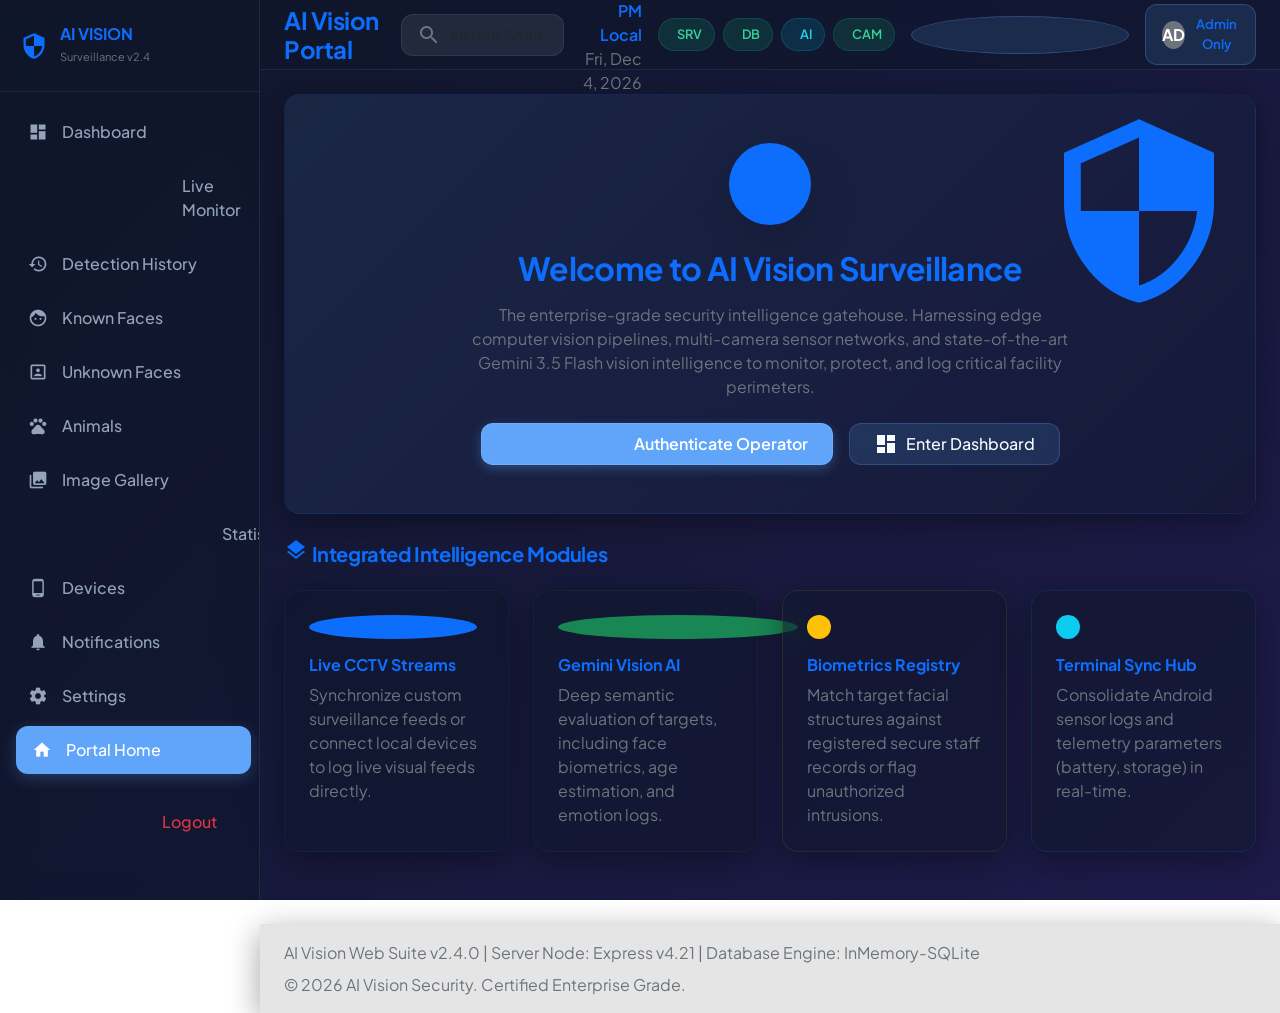
<file: public/web/index.html>
<!DOCTYPE html>
<html lang="en" data-theme="dark">
<head>
  <meta charset="UTF-8">
  <meta name="viewport" content="width=device-width, initial-scale=1.0">
  <title>AI Vision - Portal Entrance</title>
  <!-- Bootstrap 5 CSS -->
  <link href="https://cdn.jsdelivr.net/npm/bootstrap@5.3.2/dist/css/bootstrap.min.css" rel="stylesheet">
  <!-- Material Icons -->
  <link href="https://fonts.googleapis.com/icon?family=Material+Icons" rel="stylesheet">
  <!-- Google Fonts -->
  <link href="https://fonts.googleapis.com/css2?family=Plus+Jakarta+Sans:wght@400;500;600;700&display=swap" rel="stylesheet">
  <!-- Custom Glassmorphic CSS -->
  <link rel="stylesheet" href="style.css">
</head>
<body>

  <!-- Sidebar Mount -->
  <div id="sidebar-container"></div>

  <!-- Layout Wrapper -->
  <div class="layout-wrapper">
    <!-- Topbar Mount -->
    <div id="topbar-container"></div>

    <!-- Main Content -->
    <main class="main-content container-fluid animate-fade">
      
      <!-- Welcome Hero Section -->
      <div class="glass-card p-5 mb-4 text-center border-primary border-opacity-10 position-relative overflow-hidden" style="border-width: 1px; background: linear-gradient(135deg, rgba(var(--accent-rgb), 0.1) 0%, rgba(15, 23, 42, 0.4) 100%);">
        <div class="position-absolute top-0 end-0 m-3 opacity-10">
          <i class="material-icons text-primary" style="font-size: 200px;">security</i>
        </div>
        
        <div class="position-relative z-1">
          <div class="d-inline-flex align-items-center justify-content-center bg-primary bg-opacity-20 rounded-circle mb-4 p-3 border border-primary border-opacity-25 shadow-lg">
            <i class="material-icons text-primary" style="font-size: 48px;">blur_on</i>
          </div>
          
          <h2 class="text-primary fw-bold mb-3 font-sans" style="font-size: 32px;">Welcome to AI Vision Surveillance</h2>
          <p class="text-secondary max-w-lg mx-auto mb-4 text-sm" style="max-width: 600px;">
            The enterprise-grade security intelligence gatehouse. Harnessing edge computer vision pipelines, multi-camera sensor networks, and state-of-the-art Gemini 3.5 Flash vision intelligence to monitor, protect, and log critical facility perimeters.
          </p>
          
          <div class="d-flex justify-content-center gap-3">
            <a href="login.html" class="btn btn-glass-primary px-4 py-2 text-sm d-inline-flex align-items-center gap-2">
              <i class="material-icons">login</i>
              <span>Authenticate Operator</span>
            </a>
            <a href="dashboard.html" class="btn btn-glass px-4 py-2 text-sm d-inline-flex align-items-center gap-2">
              <i class="material-icons">dashboard</i>
              <span>Enter Dashboard</span>
            </a>
          </div>
        </div>
      </div>

      <!-- Features Bento Grid -->
      <h5 class="text-primary fw-bold mb-4 font-sans flex align-items-center gap-2">
        <i class="material-icons text-primary">layers</i>
        <span>Integrated Intelligence Modules</span>
      </h5>

      <div class="row g-4 mb-5">
        <!-- Module 1 -->
        <div class="col-12 col-md-6 col-xl-3">
          <div class="glass-card p-4 h-100 border-primary border-opacity-10" style="border-width: 1px;">
            <div class="bg-primary bg-opacity-15 rounded-circle p-2.5 d-inline-flex align-items-center justify-content-center text-primary mb-3">
              <i class="material-icons" style="font-size: 24px;">sensors</i>
            </div>
            <h6 class="text-primary fw-bold mb-2">Live CCTV Streams</h6>
            <p class="text-secondary text-xs m-0 leading-relaxed">
              Synchronize custom surveillance feeds or connect local devices to log live visual feeds directly.
            </p>
          </div>
        </div>

        <!-- Module 2 -->
        <div class="col-12 col-md-6 col-xl-3">
          <div class="glass-card p-4 h-100 border-success border-opacity-10" style="border-width: 1px;">
            <div class="bg-success bg-opacity-15 rounded-circle p-2.5 d-inline-flex align-items-center justify-content-center text-success mb-3">
              <i class="material-icons" style="font-size: 24px;">psychology</i>
            </div>
            <h6 class="text-primary fw-bold mb-2">Gemini Vision AI</h6>
            <p class="text-secondary text-xs m-0 leading-relaxed">
              Deep semantic evaluation of targets, including face biometrics, age estimation, and emotion logs.
            </p>
          </div>
        </div>

        <!-- Module 3 -->
        <div class="col-12 col-md-6 col-xl-3">
          <div class="glass-card p-4 h-100 border-warning border-opacity-10" style="border-width: 1px;">
            <div class="bg-warning bg-opacity-15 rounded-circle p-2.5 d-inline-flex align-items-center justify-content-center text-warning mb-3">
              <i class="material-icons" style="font-size: 24px;">face</i>
            </div>
            <h6 class="text-primary fw-bold mb-2">Biometrics Registry</h6>
            <p class="text-secondary text-xs m-0 leading-relaxed">
              Match target facial structures against registered secure staff records or flag unauthorized intrusions.
            </p>
          </div>
        </div>

        <!-- Module 4 -->
        <div class="col-12 col-md-6 col-xl-3">
          <div class="glass-card p-4 h-100 border-info border-opacity-10" style="border-width: 1px;">
            <div class="bg-info bg-opacity-15 rounded-circle p-2.5 d-inline-flex align-items-center justify-content-center text-info mb-3">
              <i class="material-icons" style="font-size: 24px;">phone_android</i>
            </div>
            <h6 class="text-primary fw-bold mb-2">Terminal Sync Hub</h6>
            <p class="text-secondary text-xs m-0 leading-relaxed">
              Consolidate Android sensor logs and telemetry parameters (battery, storage) in real-time.
            </p>
          </div>
        </div>
      </div>

    </main>

    <!-- Footer Mount -->
    <div id="footer-container"></div>
  </div>

  <!-- Scripts -->
  <script src="https://cdn.jsdelivr.net/npm/bootstrap@5.3.2/dist/js/bootstrap.bundle.min.js"></script>
  <script src="layout.js"></script>
</body>
</html>
</file>
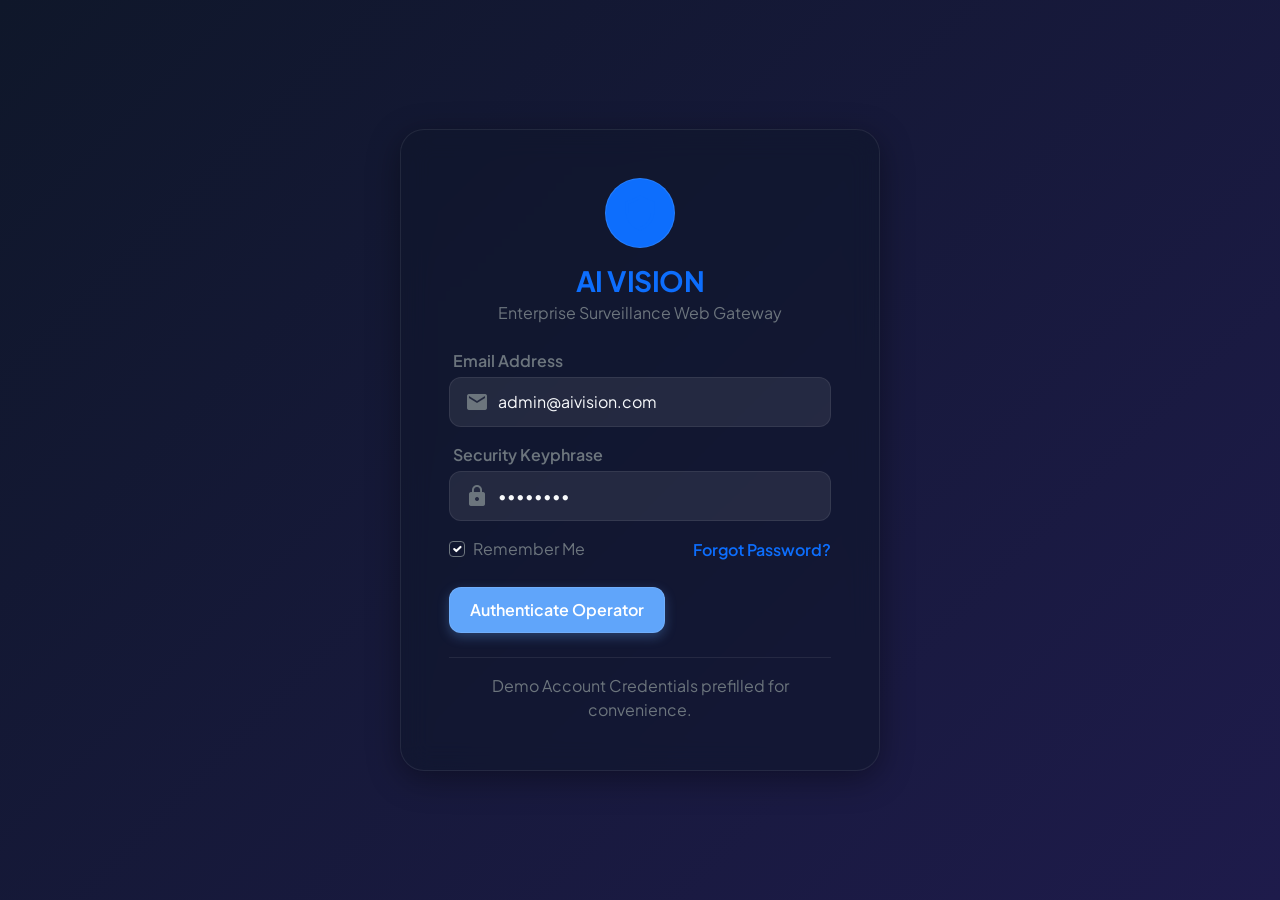
<file: public/web/animals.html>
<!DOCTYPE html>
<html lang="en" data-theme="dark">
<head>
  <meta charset="UTF-8">
  <meta name="viewport" content="width=device-width, initial-scale=1.0">
  <title>AI Vision - Animal Intrusions Log</title>
  <!-- Bootstrap 5 CSS -->
  <link href="https://cdn.jsdelivr.net/npm/bootstrap@5.3.2/dist/css/bootstrap.min.css" rel="stylesheet">
  <!-- Material Icons -->
  <link href="https://fonts.googleapis.com/icon?family=Material+Icons" rel="stylesheet">
  <!-- Google Fonts -->
  <link href="https://fonts.googleapis.com/css2?family=Plus+Jakarta+Sans:wght@400;500;600;700&display=swap" rel="stylesheet">
  <!-- Custom Glassmorphic CSS -->
  <link rel="stylesheet" href="style.css">
</head>
<body>

  <!-- Sidebar Mount -->
  <div id="sidebar-container"></div>

  <!-- Layout Wrapper -->
  <div class="layout-wrapper">
    <!-- Topbar Mount -->
    <div id="topbar-container"></div>

    <!-- Main Content -->
    <main class="main-content container-fluid animate-fade">
      
      <!-- Action Header -->
      <div class="d-flex justify-content-between align-items-center mb-4">
        <div>
          <h5 class="text-primary fw-bold m-0">Wildlife Activity Logs</h5>
          <p class="text-secondary text-xs m-0">Animal perimeter breaches identified on infrared surveillance</p>
        </div>
        <button class="btn btn-glass btn-sm d-flex align-items-center gap-1.5" onclick="simulateAnimalBreach()">
          <i class="material-icons text-success" style="font-size: 18px;">pets</i>
          <span>Simulate Animal Breach</span>
        </button>
      </div>

      <!-- Grid list -->
      <div class="row g-4" id="animals-grid">
        <!-- Rendered dynamically -->
        <div class="col-12 text-center py-5">
          <div class="spinner-border text-primary" role="status"></div>
          <p class="text-secondary text-xs mt-2">Checking boundary sensors...</p>
        </div>
      </div>

    </main>

    <!-- Footer Mount -->
    <div id="footer-container"></div>
  </div>

  <!-- Scripts -->
  <script src="https://cdn.jsdelivr.net/npm/bootstrap@5.3.2/dist/js/bootstrap.bundle.min.js"></script>
  <script src="layout.js"></script>
  <script>
    let animalLogs = [];

    document.addEventListener("DOMContentLoaded", () => {
      fetchAnimals();
    });

    async function fetchAnimals() {
      try {
        const res = await fetch("/api/detections");
        const data = await res.json();
        if (data.status === "success") {
          animalLogs = data.data.filter(log => log.type === "animal");
          renderAnimals();
        }
      } catch (e) {
        console.warn("Express backend offline. Loading fallback animal intrusions.", e);
        animalLogs = [
          { id: "DET-1022", className: "cat", confidence: 0.94, personName: "Feral Tabby", trackingId: "TRK-0105", cameraId: "Perimeter West Wall", timestamp: new Date(Date.now() - 3600000).toISOString(), note: "Feline animal detected traversing secondary zone." },
          { id: "DET-1020", className: "dog", confidence: 0.91, personName: "German Shepherd", trackingId: "TRK-0109", cameraId: "North Fence Gate", timestamp: new Date(Date.now() - 7200000).toISOString(), note: "K9 patrol vector boundary breach check positive." }
        ];
        renderAnimals();
      }
    }

    function renderAnimals() {
      const grid = document.getElementById("animals-grid");
      if (!grid) return;

      if (animalLogs.length === 0) {
        grid.innerHTML = `
          <div class="col-12 text-center py-5">
            <i class="material-icons text-secondary mb-3" style="font-size: 60px; opacity: 0.2;">pets</i>
            <h6 class="text-secondary">No Animal Intrusions Recorded</h6>
            <p class="text-secondary text-xs">Perimeter fences are clear of environmental motion triggers.</p>
          </div>
        `;
        return;
      }

      grid.innerHTML = animalLogs.map(log => {
        const dateObj = new Date(log.timestamp);
        const dateStr = dateObj.toLocaleDateString();
        const timeStr = dateObj.toLocaleTimeString([], { hour: '2-digit', minute: '2-digit' });
        const confPct = Math.round(log.confidence * 100) + "%";
        
        // Dynamic vector seed
        const photoUrl = `https://api.dicebear.com/7.x/bottts/svg?seed=${log.id}`;

        return `
          <div class="col-12 col-sm-6 col-md-4 col-xl-3 animal-card animate-fade">
            <div class="glass-card p-3 text-center border-success border-opacity-10" style="border-width: 1px;">
              
              <!-- Animal Illustration/Avatar -->
              <div class="mb-3 d-inline-block position-relative">
                <img src="${photoUrl}" alt="${log.className}" class="rounded-circle border border-success p-1 bg-dark bg-opacity-20" style="width: 80px; height: 80px; object-fit: cover;">
                <span class="position-absolute bottom-0 end-0 badge bg-success p-1 d-flex align-items-center rounded-circle border border-dark">
                  <i class="material-icons m-0" style="font-size: 11px;">pets</i>
                </span>
              </div>

              <!-- Details -->
              <h6 class="text-primary fw-bold mb-1 text-capitalize">${log.className} Species</h6>
              <p class="text-secondary text-xs m-0">Descriptor: ${log.personName || "Unidentified"}</p>
              
              <div class="my-3 py-2 px-3 bg-dark bg-opacity-25 rounded-3 text-start text-xs text-secondary" style="min-height: 72px; border: 1px solid var(--glass-border);">
                <strong>Tracking ID:</strong> <span class="font-mono fw-bold text-primary">${log.trackingId}</span><br>
                <strong>Confidence:</strong> <span class="text-success fw-bold">${confPct}</span><br>
                <strong>Camera Node:</strong> ${log.cameraId}
              </div>

              <!-- Bottom details -->
              <div class="d-flex justify-content-between align-items-center text-xs text-secondary px-1">
                <span><i class="material-icons align-middle text-sm me-1">calendar_today</i>${dateStr}</span>
                <span><i class="material-icons align-middle text-sm me-1">schedule</i>${timeStr}</span>
              </div>

            </div>
          </div>
        `;
      }).join("");
    }

    async function simulateAnimalBreach() {
      const speciesList = ["cat", "dog", "bird"];
      const species = speciesList[Math.floor(Math.random() * speciesList.length)];
      const names = { cat: "Stray Tabby", dog: "Stray Golden", bird: "Wild Falcon" };
      
      const payload = {
        className: species,
        confidence: 0.88 + Math.random() * 0.1,
        personName: names[species],
        cameraId: "Perimeter West Wall",
        note: `Motion sensor trigger: ${names[species]} crossing infrared grid.`
      };

      try {
        const res = await fetch("/api/detections", {
          method: "POST",
          headers: { "Content-Type": "application/json" },
          body: JSON.stringify(payload)
        });
        const data = await res.json();
        if (data.status === "success") {
          triggerNotification("Wildlife intrusion synced to cloud storage.", "success");
          fetchAnimals();
        }
      } catch (e) {
        // Fallback simulation
        const mockLog = {
          id: `DET-${1000 + animalLogs.length + 1}`,
          className: species,
          confidence: payload.confidence,
          personName: payload.personName,
          trackingId: `TRK-0${Math.floor(100 + Math.random() * 900)}`,
          cameraId: payload.cameraId,
          timestamp: new Date().toISOString(),
          note: payload.note,
          type: "animal"
        };
        animalLogs.unshift(mockLog);
        renderAnimals();
        triggerNotification(`Local simulation: wildlife breach logged (${species}).`, "success");
      }
    }
  </script>
</body>
</html>
</file>
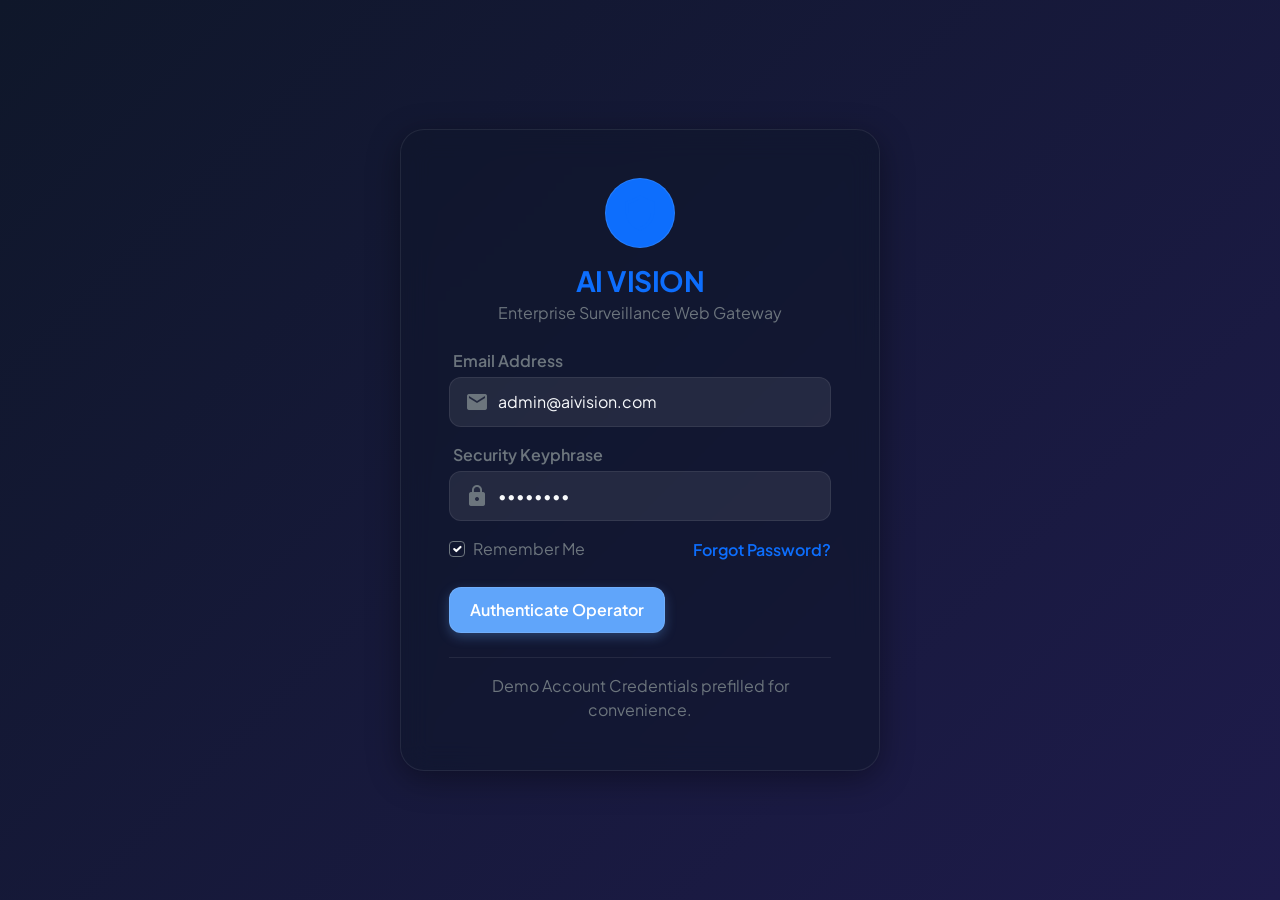
<file: public/web/devices.html>
<!DOCTYPE html>
<html lang="en" data-theme="dark">
<head>
  <meta charset="UTF-8">
  <meta name="viewport" content="width=device-width, initial-scale=1.0">
  <title>AI Vision - Devices Management</title>
  <!-- Bootstrap 5 CSS -->
  <link href="https://cdn.jsdelivr.net/npm/bootstrap@5.3.2/dist/css/bootstrap.min.css" rel="stylesheet">
  <!-- Material Icons -->
  <link href="https://fonts.googleapis.com/icon?family=Material+Icons" rel="stylesheet">
  <!-- Google Fonts -->
  <link href="https://fonts.googleapis.com/css2?family=Plus+Jakarta+Sans:wght@400;500;600;700&display=swap" rel="stylesheet">
  <!-- Custom Glassmorphic CSS -->
  <link rel="stylesheet" href="style.css">
</head>
<body>

  <!-- Sidebar Mount -->
  <div id="sidebar-container"></div>

  <!-- Layout Wrapper -->
  <div class="layout-wrapper">
    <!-- Topbar Mount -->
    <div id="topbar-container"></div>

    <!-- Main Content -->
    <main class="main-content container-fluid animate-fade">
      
      <!-- Page actions header -->
      <div class="d-flex justify-content-between align-items-center mb-4 flex-wrap gap-2">
        <div>
          <h5 class="text-primary fw-bold m-0">Synchronized Terminals</h5>
          <p class="text-secondary text-xs m-0">Manage active Android devices transmitting live computer vision datasets</p>
        </div>
        <button class="btn btn-glass btn-sm d-flex align-items-center gap-1.5" onclick="triggerNotification('Scanning for local surveillance nodes...', 'info')">
          <i class="material-icons" style="font-size: 18px;">sync</i>
          <span>Scan For Terminals</span>
        </button>
      </div>

      <!-- Devices Grid list -->
      <div class="row g-4" id="devices-container">
        <!-- Node 1: Primary Samsung -->
        <div class="col-12 col-md-6 col-xl-4 device-card">
          <div class="glass-card p-4">
            <div class="d-flex justify-content-between align-items-start mb-3">
              <div class="d-flex align-items-center gap-2.5">
                <div class="bg-primary bg-opacity-20 rounded-circle p-2 d-flex align-items-center justify-content-center text-primary">
                  <i class="material-icons" style="font-size: 24px;">phone_android</i>
                </div>
                <div>
                  <h6 class="text-primary fw-bold m-0">Mobile Terminal 01</h6>
                  <span class="text-secondary" style="font-size: 10px;">Samsung Galaxy S23</span>
                </div>
              </div>
              <span class="status-badge status-online">ONLINE</span>
            </div>

            <!-- Specs list matching all 9 fields -->
            <div class="d-flex flex-column gap-2 text-xs text-secondary border-bottom border-secondary pb-3 mb-3" style="border-color: rgba(255,255,255,0.06) !important;">
              <div class="d-flex justify-content-between"><span>Manufacturer:</span><strong class="text-primary">Samsung</strong></div>
              <div class="d-flex justify-content-between"><span>Model:</span><strong class="text-primary">SM-S911B</strong></div>
              <div class="d-flex justify-content-between"><span>Android SDK:</span><strong class="text-primary">Android 14 (API 34)</strong></div>
              <div class="d-flex justify-content-between"><span>App Version:</span><strong class="text-primary">v2.4.1-Build40</strong></div>
              <div class="d-flex justify-content-between"><span>Battery Level:</span><strong class="text-success"><i class="material-icons align-middle text-sm me-1">battery_charging_full</i>94%</strong></div>
              <div class="d-flex justify-content-between"><span>Storage Space:</span><strong class="text-primary">128.4 GB Free (82%)</strong></div>
              <div class="d-flex justify-content-between"><span>Last Online:</span><strong class="text-primary">Just Now</strong></div>
            </div>

            <!-- Action buttons -->
            <div class="d-flex gap-2">
              <button class="btn btn-glass btn-sm flex-grow-1" onclick="pingDevice('Mobile Terminal 01')">Ping (RTT)</button>
              <button class="btn btn-glass btn-sm text-danger" onclick="triggerNotification('Device feed stream disconnected.', 'warning')">Mute</button>
            </div>
          </div>
        </div>

        <!-- Node 2: Google Pixel -->
        <div class="col-12 col-md-6 col-xl-4 device-card">
          <div class="glass-card p-4">
            <div class="d-flex justify-content-between align-items-start mb-3">
              <div class="d-flex align-items-center gap-2.5">
                <div class="bg-primary bg-opacity-20 rounded-circle p-2 d-flex align-items-center justify-content-center text-primary">
                  <i class="material-icons" style="font-size: 24px;">phone_android</i>
                </div>
                <div>
                  <h6 class="text-primary fw-bold m-0">Terminal Backyard</h6>
                  <span class="text-secondary" style="font-size: 10px;">Google Pixel 8 Pro</span>
                </div>
              </div>
              <span class="status-badge status-online">ONLINE</span>
            </div>

            <div class="d-flex flex-column gap-2 text-xs text-secondary border-bottom border-secondary pb-3 mb-3" style="border-color: rgba(255,255,255,0.06) !important;">
              <div class="d-flex justify-content-between"><span>Manufacturer:</span><strong class="text-primary">Google</strong></div>
              <div class="d-flex justify-content-between"><span>Model:</span><strong class="text-primary">Pixel 8 Pro</strong></div>
              <div class="d-flex justify-content-between"><span>Android SDK:</span><strong class="text-primary">Android 14 (API 34)</strong></div>
              <div class="d-flex justify-content-between"><span>App Version:</span><strong class="text-primary">v2.4.0-Build38</strong></div>
              <div class="d-flex justify-content-between"><span>Battery Level:</span><strong class="text-warning"><i class="material-icons align-middle text-sm me-1">battery_alert</i>42%</strong></div>
              <div class="d-flex justify-content-between"><span>Storage Space:</span><strong class="text-primary">48.2 GB Free (54%)</strong></div>
              <div class="d-flex justify-content-between"><span>Last Online:</span><strong class="text-primary">2 mins ago</strong></div>
            </div>

            <div class="d-flex gap-2">
              <button class="btn btn-glass btn-sm flex-grow-1" onclick="pingDevice('Terminal Backyard')">Ping (RTT)</button>
              <button class="btn btn-glass btn-sm text-danger" onclick="triggerNotification('Muted Backyard.', 'warning')">Mute</button>
            </div>
          </div>
        </div>

        <!-- Node 3: Xiaomi (Offline) -->
        <div class="col-12 col-md-6 col-xl-4 device-card">
          <div class="glass-card p-4">
            <div class="d-flex justify-content-between align-items-start mb-3">
              <div class="d-flex align-items-center gap-2.5">
                <div class="bg-secondary bg-opacity-20 rounded-circle p-2 d-flex align-items-center justify-content-center text-secondary">
                  <i class="material-icons" style="font-size: 24px;">phone_android</i>
                </div>
                <div>
                  <h6 class="text-primary fw-bold m-0">Terminal Perimeter</h6>
                  <span class="text-secondary" style="font-size: 10px;">Xiaomi Redmi 12</span>
                </div>
              </div>
              <span class="status-badge status-offline">OFFLINE</span>
            </div>

            <div class="d-flex flex-column gap-2 text-xs text-secondary border-bottom border-secondary pb-3 mb-3" style="border-color: rgba(255,255,255,0.06) !important;">
              <div class="d-flex justify-content-between"><span>Manufacturer:</span><strong class="text-primary">Xiaomi</strong></div>
              <div class="d-flex justify-content-between"><span>Model:</span><strong class="text-primary">Redmi Note 12</strong></div>
              <div class="d-flex justify-content-between"><span>Android SDK:</span><strong class="text-primary">Android 13 (API 33)</strong></div>
              <div class="d-flex justify-content-between"><span>App Version:</span><strong class="text-primary">v2.3.9-Build35</strong></div>
              <div class="d-flex justify-content-between"><span>Battery Level:</span><strong class="text-muted"><i class="material-icons align-middle text-sm me-1">battery_unknown</i>0%</strong></div>
              <div class="d-flex justify-content-between"><span>Storage Space:</span><strong class="text-primary">12.1 GB Free (10%)</strong></div>
              <div class="d-flex justify-content-between"><span>Last Online:</span><strong class="text-primary">1 day ago</strong></div>
            </div>

            <div class="d-flex gap-2">
              <button class="btn btn-glass btn-sm flex-grow-1" disabled>Offline</button>
              <button class="btn btn-glass btn-sm text-danger" disabled>Mute</button>
            </div>
          </div>
        </div>
      </div>

    </main>

    <!-- Footer Mount -->
    <div id="footer-container"></div>
  </div>

  <!-- Scripts -->
  <script src="https://cdn.jsdelivr.net/npm/bootstrap@5.3.2/dist/js/bootstrap.bundle.min.js"></script>
  <script src="layout.js"></script>
  <script>
    function pingDevice(name) {
      const latency = Math.floor(12 + Math.random() * 45);
      triggerNotification(`Pinged ${name}. Round-Trip Time (RTT): ${latency}ms (Excellent connection)`, 'success');
    }
  </script>
</body>
</html>
</file>
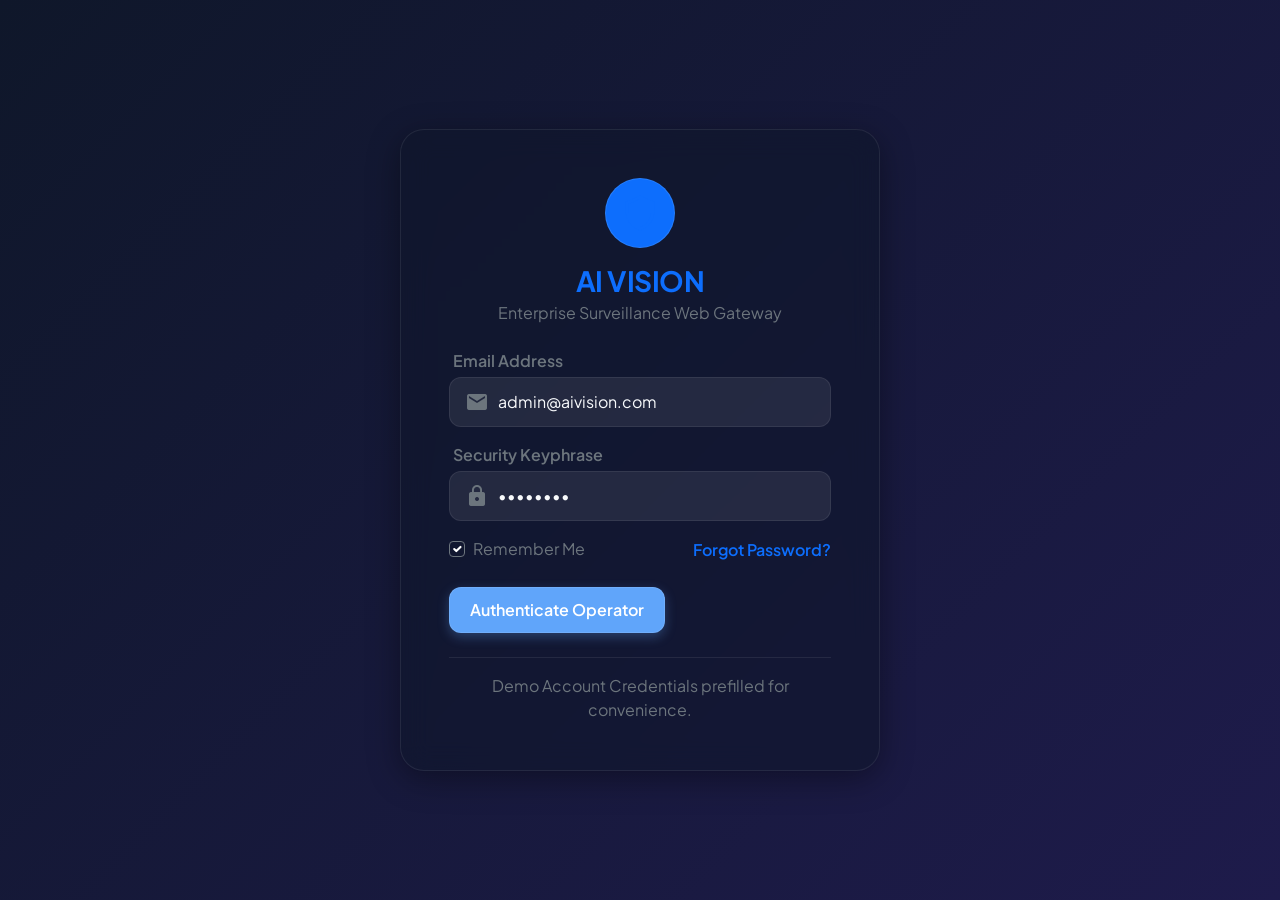
<file: public/web/gallery.html>
<!DOCTYPE html>
<html lang="en" data-theme="dark">
<head>
  <meta charset="UTF-8">
  <meta name="viewport" content="width=device-width, initial-scale=1.0">
  <title>AI Vision - Captured Surveillance Gallery</title>
  <!-- Bootstrap 5 CSS -->
  <link href="https://cdn.jsdelivr.net/npm/bootstrap@5.3.2/dist/css/bootstrap.min.css" rel="stylesheet">
  <!-- Material Icons -->
  <link href="https://fonts.googleapis.com/icon?family=Material+Icons" rel="stylesheet">
  <!-- Google Fonts -->
  <link href="https://fonts.googleapis.com/css2?family=Plus+Jakarta+Sans:wght@400;500;600;700&display=swap" rel="stylesheet">
  <!-- Custom Glassmorphic CSS -->
  <link rel="stylesheet" href="style.css">
</head>
<body>

  <!-- Sidebar Mount -->
  <div id="sidebar-container"></div>

  <!-- Layout Wrapper -->
  <div class="layout-wrapper">
    <!-- Topbar Mount -->
    <div id="topbar-container"></div>

    <!-- Main Content -->
    <main class="main-content container-fluid animate-fade">
      
      <!-- Page Header -->
      <div class="mb-4">
        <h5 class="text-primary fw-bold m-0">Surveillance Media Grid</h5>
        <p class="text-secondary text-xs m-0">Stored high-resolution camera snapshots matching detected targets</p>
      </div>

      <!-- Bento Gallery Grid -->
      <div class="gallery-grid" id="gallery-container">
        <!-- Rendered dynamically -->
        <div class="text-center py-5 col-12">
          <div class="spinner-border text-primary" role="status"></div>
          <p class="text-secondary text-xs mt-2">Loading image store index...</p>
        </div>
      </div>

    </main>

    <!-- Fullscreen Immersive Zoom Preview (Zoom requirement) -->
    <div class="fullscreen-preview" id="fullscreen-overlay" onclick="closeFullscreen()">
      <button class="close-preview-btn" onclick="closeFullscreen()">&times;</button>
      <img src="" alt="Surveillance Fullscreen" class="fullscreen-image" id="fullscreen-img" onclick="event.stopPropagation()">
    </div>

    <!-- Footer Mount -->
    <div id="footer-container"></div>
  </div>

  <!-- Scripts -->
  <script src="https://cdn.jsdelivr.net/npm/bootstrap@5.3.2/dist/js/bootstrap.bundle.min.js"></script>
  <script src="layout.js"></script>
  <script>
    let galleryItems = [];

    document.addEventListener("DOMContentLoaded", () => {
      fetchGallery();
    });

    async function fetchGallery() {
      try {
        const res = await fetch("/api/detections");
        const data = await res.json();
        if (data.status === "success") {
          galleryItems = data.data;
          renderGallery();
        }
      } catch (e) {
        console.warn("Express endpoint offline. Loading fallback local mock gallery.", e);
        // Fallback seeds
        galleryItems = [
          { id: "DET-1024", personName: "Alexander Wright", trackingId: "TRK-0041", timestamp: new Date().toISOString(), className: "person" },
          { id: "DET-1023", personName: "Unknown", trackingId: "TRK-0082", timestamp: new Date().toISOString(), className: "person" },
          { id: "DET-1022", personName: "Feral Tabby", trackingId: "TRK-0105", timestamp: new Date().toISOString(), className: "cat" },
          { id: "DET-1021", personName: "Clara Vance", trackingId: "TRK-0022", timestamp: new Date().toISOString(), className: "person" }
        ];
        renderGallery();
      }
    }

    function renderGallery() {
      const container = document.getElementById("gallery-container");
      if (!container) return;

      if (galleryItems.length === 0) {
        container.innerHTML = `
          <div class="col-12 text-center py-5">
            <i class="material-icons text-secondary mb-3" style="font-size: 60px; opacity: 0.2;">photo_library</i>
            <h6 class="text-secondary">Image Store is Empty</h6>
            <p class="text-secondary text-xs">No visual snapshots have been recorded yet.</p>
          </div>
        `;
        return;
      }

      container.innerHTML = galleryItems.map(item => {
        // Fallback placeholder with varying seeds for visual variety
        const imgUrl = item.photoUrl || `https://picsum.photos/seed/${item.id}/640/480`;
        const dateStr = new Date(item.timestamp).toLocaleString();

        return `
          <div class="gallery-item animate-fade">
            <img src="${imgUrl}" alt="Cap" class="gallery-image" loading="lazy">
            <div class="gallery-overlay">
              <h6 class="m-0 fw-bold text-truncate">${item.personName || 'Object'}</h6>
              <span class="font-mono text-xs text-secondary d-block mb-2" style="font-size: 10px;">${item.trackingId} // ${item.className}</span>
              <p class="text-muted m-0 mb-3" style="font-size: 9px;"><i class="material-icons align-middle text-xs me-1">schedule</i>${dateStr}</p>
              
              <!-- Floating actions -->
              <div class="d-flex gap-1.5 mt-auto">
                <button class="btn btn-sm btn-glass flex-grow-1 p-1 text-xs d-flex align-items-center justify-content-center" onclick="zoomImage('${imgUrl}')" title="Zoom Preview">
                  <i class="material-icons" style="font-size: 16px;">zoom_in</i>
                </button>
                <button class="btn btn-sm btn-glass flex-grow-1 p-1 text-xs d-flex align-items-center justify-content-center" onclick="downloadImage('${imgUrl}', '${item.trackingId}')" title="Download">
                  <i class="material-icons" style="font-size: 16px;">download</i>
                </button>
                <button class="btn btn-sm btn-glass flex-grow-1 p-1 text-xs d-flex align-items-center justify-content-center" onclick="shareImage('${item.trackingId}')" title="Share link">
                  <i class="material-icons" style="font-size: 16px;">share</i>
                </button>
                <button class="btn btn-sm btn-glass flex-grow-1 p-1 text-xs text-danger d-flex align-items-center justify-content-center" onclick="deleteImage('${item.id}')" title="Delete record">
                  <i class="material-icons text-danger" style="font-size: 16px;">delete</i>
                </button>
              </div>

            </div>
          </div>
        `;
      }).join("");
    }

    // Fullscreen interactive Zoom Preview
    function zoomImage(url) {
      const overlay = document.getElementById("fullscreen-overlay");
      const img = document.getElementById("fullscreen-img");
      if (overlay && img) {
        img.src = url;
        overlay.classList.add("show");
      }
    }

    function closeFullscreen() {
      const overlay = document.getElementById("fullscreen-overlay");
      if (overlay) {
        overlay.classList.remove("show");
      }
    }

    function downloadImage(url, trkId) {
      const element = document.createElement("a");
      element.href = url;
      element.download = `surveillance_${trkId}.jpg`;
      document.body.appendChild(element);
      element.click();
      document.body.removeChild(element);
      triggerNotification(`Downloading target frame: surveillance_${trkId}.jpg`, "success");
    }

    function shareImage(trkId) {
      navigator.clipboard.writeText(window.location.origin + `/share/detection/${trkId}`);
      triggerNotification("Secure encrypted share link copied to clipboard.", "success");
    }

    function deleteImage(id) {
      if (!confirm("Wipe this snapshot from disk storage?")) return;
      galleryItems = galleryItems.filter(item => item.id !== id);
      renderGallery();
      triggerNotification("Media snapshot wiped from storage index.", "warning");
    }
  </script>
</body>
</html>
</file>
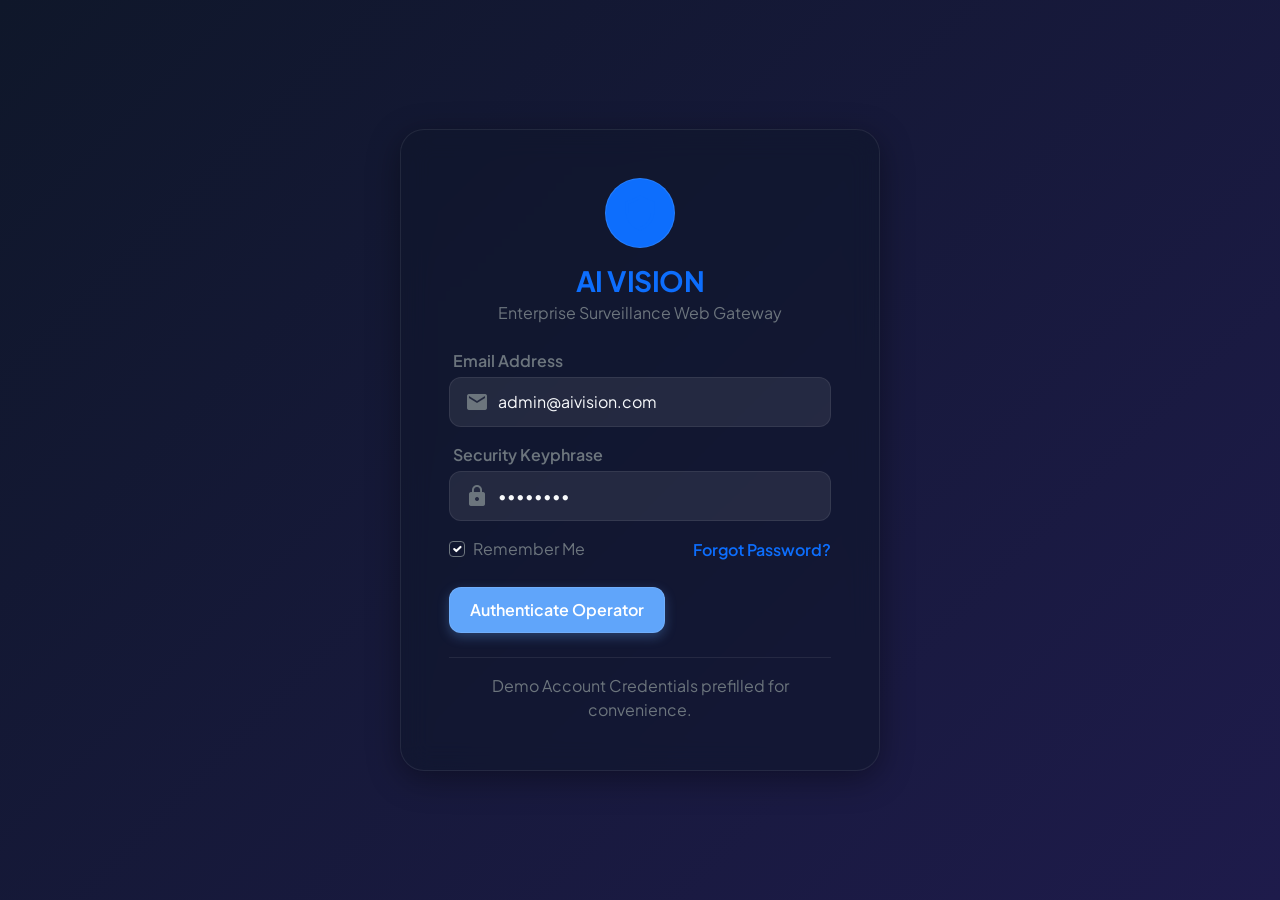
<file: public/web/history.html>
<!DOCTYPE html>
<html lang="en" data-theme="dark">
<head>
  <meta charset="UTF-8">
  <meta name="viewport" content="width=device-width, initial-scale=1.0">
  <title>AI Vision - Detection History</title>
  <!-- Bootstrap 5 CSS -->
  <link href="https://cdn.jsdelivr.net/npm/bootstrap@5.3.2/dist/css/bootstrap.min.css" rel="stylesheet">
  <!-- Material Icons -->
  <link href="https://fonts.googleapis.com/icon?family=Material+Icons" rel="stylesheet">
  <!-- Google Fonts -->
  <link href="https://fonts.googleapis.com/css2?family=Plus+Jakarta+Sans:wght@400;500;600;700&display=swap" rel="stylesheet">
  <!-- Custom Glassmorphic CSS -->
  <link rel="stylesheet" href="style.css">
</head>
<body>

  <!-- Sidebar Mount -->
  <div id="sidebar-container"></div>

  <!-- Layout Wrapper -->
  <div class="layout-wrapper">
    <!-- Topbar Mount -->
    <div id="topbar-container"></div>

    <!-- Main Content -->
    <main class="main-content container-fluid animate-fade">
      
      <!-- Filter Bar Card -->
      <div class="glass-card p-4 mb-4">
        <h5 class="text-primary fw-bold mb-3">Advanced Filter Controls</h5>
        
        <div class="row g-3">
          <!-- Text Search query -->
          <div class="col-12 col-md-4">
            <label class="text-secondary text-xs fw-semibold mb-1">General Query</label>
            <input type="text" class="form-control form-control-glass text-xs" id="search-query" placeholder="Name, Species, Tracking ID..." oninput="applyFilters()">
          </div>

          <!-- Class Type filter -->
          <div class="col-6 col-sm-4 col-md-2">
            <label class="text-secondary text-xs fw-semibold mb-1">Species Class</label>
            <select class="form-select form-control-glass py-1.5 text-xs" id="filter-class" onchange="applyFilters()">
              <option value="all">All Species</option>
              <option value="person">Person</option>
              <option value="cat">Cat</option>
              <option value="dog">Dog</option>
              <option value="bird">Bird</option>
            </select>
          </div>

          <!-- Device filter -->
          <div class="col-6 col-sm-4 col-md-2">
            <label class="text-secondary text-xs fw-semibold mb-1">Camera Node</label>
            <select class="form-select form-control-glass py-1.5 text-xs" id="filter-camera" onchange="applyFilters()">
              <option value="all">All Cameras</option>
              <option value="Lobby">Main Lobby</option>
              <option value="Dock">Loading Dock</option>
              <option value="West">West Perimeter</option>
              <option value="Server">Server Room A</option>
            </select>
          </div>

          <!-- Gender filter -->
          <div class="col-6 col-sm-4 col-md-2">
            <label class="text-secondary text-xs fw-semibold mb-1">Gender</label>
            <select class="form-select form-control-glass py-1.5 text-xs" id="filter-gender" onchange="applyFilters()">
              <option value="all">All Genders</option>
              <option value="Male">Male</option>
              <option value="Female">Female</option>
              <option value="N/A">N/A</option>
            </select>
          </div>

          <!-- Sorting Selector -->
          <div class="col-6 col-sm-4 col-md-2">
            <label class="text-secondary text-xs fw-semibold mb-1">Sort By</label>
            <select class="form-select form-control-glass py-1.5 text-xs" id="sort-order" onchange="applyFilters()">
              <option value="newest">Newest First</option>
              <option value="oldest">Oldest First</option>
              <option value="confidence-high">Confidence (High)</option>
              <option value="confidence-low">Confidence (Low)</option>
            </select>
          </div>
        </div>

        <!-- Export Buttons Section -->
        <div class="d-flex justify-content-between align-items-center mt-3 pt-3 border-top border-secondary" style="border-color: rgba(255,255,255,0.06) !important;">
          <p class="text-secondary text-xs m-0" id="filter-match-count">Showing 6 total matching records.</p>
          
          <div class="dropdown">
            <button class="btn btn-glass btn-sm d-flex align-items-center gap-1 dropdown-toggle" type="button" data-bs-toggle="dropdown" aria-expanded="false">
              <i class="material-icons" style="font-size: 16px;">download</i>
              <span>Export Records</span>
            </button>
            <ul class="dropdown-menu dropdown-menu-end glass-card p-1" style="border-radius: 8px;">
              <li><button class="dropdown-item text-primary text-xs py-2" onclick="exportData('csv')"><i class="material-icons align-middle text-sm me-2">grid_on</i>CSV Spreadsheet</button></li>
              <li><button class="dropdown-item text-primary text-xs py-2" onclick="exportData('excel')"><i class="material-icons align-middle text-sm me-2">table_chart</i>Excel Format</button></li>
              <li><button class="dropdown-item text-primary text-xs py-2" onclick="exportData('pdf')"><i class="material-icons align-middle text-sm me-2">picture_as_pdf</i>PDF Document</button></li>
              <li><button class="dropdown-item text-primary text-xs py-2" onclick="exportData('json')"><i class="material-icons align-middle text-sm me-2">terminal</i>JSON Schema</button></li>
            </ul>
          </div>
        </div>

      </div>

      <!-- Detection History Table -->
      <div class="glass-card p-4 overflow-hidden mb-4">
        <div class="table-responsive">
          <table class="table table-glass text-xs m-0">
            <thead>
              <tr>
                <th>Capture</th>
                <th>Tracking ID</th>
                <th>Class</th>
                <th>Identified Name</th>
                <th>Details</th>
                <th>Confidence</th>
                <th>Source Node</th>
                <th>Date & Time</th>
                <th>Status</th>
              </tr>
            </thead>
            <tbody id="history-rows">
              <!-- Rendered via JavaScript -->
              <tr>
                <td colspan="9" class="text-center py-4 text-secondary">Synchronizing telemetry streams...</td>
              </tr>
            </tbody>
          </table>
        </div>

        <!-- Pagination Bar -->
        <div class="d-flex justify-content-between align-items-center mt-4 text-xs">
          <button class="btn btn-glass btn-sm" id="prev-page" onclick="changePage(-1)">Previous</button>
          <span class="text-secondary" id="page-indicator">Page 1 of 1</span>
          <button class="btn btn-glass btn-sm" id="next-page" onclick="changePage(1)">Next</button>
        </div>

      </div>

    </main>

    <!-- Footer Mount -->
    <div id="footer-container"></div>
  </div>

  <!-- Scripts -->
  <script src="https://cdn.jsdelivr.net/npm/bootstrap@5.3.2/dist/js/bootstrap.bundle.min.js"></script>
  <script src="layout.js"></script>
  <script>
    let allLogs = [];
    let filteredLogs = [];
    let currentPage = 1;
    const itemsPerPage = 5;

    document.addEventListener("DOMContentLoaded", () => {
      fetchHistory();
    });

    async function fetchHistory() {
      try {
        const res = await fetch("/api/detections");
        const data = await res.json();
        if (data.status === "success") {
          allLogs = data.data;
          filteredLogs = [...allLogs];
          renderTable();
        }
      } catch (e) {
        console.warn("Express endpoint offline. Loading fallback telemetry cache.", e);
        // Fallback local seed
        allLogs = [
          { id: "DET-1024", className: "person", confidence: 0.96, personName: "Alexander Wright", gender: "Male", age: 34, mood: "Smiling", trackingId: "TRK-0041", cameraId: "Main Lobby Entrance", timestamp: new Date(Date.now() - 500000).toISOString(), note: "Primary authorization check passed.", type: "human" },
          { id: "DET-1023", className: "person", confidence: 0.89, personName: "Unknown", gender: "Male", age: 26, mood: "Serious", trackingId: "TRK-0082", cameraId: "Backyard Loading Dock", timestamp: new Date(Date.now() - 1500000).toISOString(), note: "Unregistered human loitering flagged.", type: "unknown" },
          { id: "DET-1022", className: "cat", confidence: 0.94, personName: "Feral Tabby", gender: "N/A", age: 2, mood: "Curious", trackingId: "TRK-0105", cameraId: "Perimeter West Wall", timestamp: new Date(Date.now() - 3500000).toISOString(), note: "Wildlife boundary crossing recorded.", type: "animal" },
          { id: "DET-1021", className: "person", confidence: 0.98, personName: "Clara Vance", gender: "Female", age: 28, mood: "Focused", trackingId: "TRK-0022", cameraId: "Server Room A", timestamp: new Date(Date.now() - 6000000).toISOString(), note: "Security clear.", type: "human" }
        ];
        filteredLogs = [...allLogs];
        renderTable();
      }
    }

    function renderTable() {
      const tbody = document.getElementById("history-rows");
      if (!tbody) return;

      const startIndex = (currentPage - 1) * itemsPerPage;
      const paginatedLogs = filteredLogs.slice(startIndex, startIndex + itemsPerPage);

      if (paginatedLogs.length === 0) {
        tbody.innerHTML = `<tr><td colspan="9" class="text-center text-secondary py-5">No records matching specified filters.</td></tr>`;
        document.getElementById("page-indicator").innerText = "Page 0 of 0";
        return;
      }

      tbody.innerHTML = paginatedLogs.map(log => {
        const timeStr = new Date(log.timestamp).toLocaleString();
        const confPct = Math.round(log.confidence * 100) + "%";
        
        let badgeClass = "status-online";
        let statusText = "SECURE";
        if (log.type === "unknown") {
          badgeClass = "status-offline";
          statusText = "FLAGGED";
        } else if (log.type === "animal") {
          badgeClass = "status-ai";
          statusText = "ANIMAL";
        }

        // Base64 thumbnail or standard generic vector
        const thumbUrl = log.photoUrl || `https://api.dicebear.com/7.x/identicon/svg?seed=${log.id}`;

        return `
          <tr class="highlightable-row animate-fade">
            <td>
              <img src="${thumbUrl}" alt="Cap" style="width: 40px; height: 40px; border-radius: 8px; object-fit: cover; border: 1px solid var(--glass-border);">
            </td>
            <td><strong class="font-mono text-primary">${log.trackingId}</strong></td>
            <td><span class="badge bg-secondary bg-opacity-10 text-primary px-2 py-1">${log.className}</span></td>
            <td><span class="fw-semibold text-primary">${log.personName}</span></td>
            <td>
              <div class="text-secondary" style="max-width: 200px; white-space: nowrap; overflow: hidden; text-overflow: ellipsis;" title="${log.note || ''}">
                ${log.note || "N/A"}
              </div>
              <span class="text-muted" style="font-size: 10px;">Age: ${log.age || 'N/A'} // ${log.gender || 'N/A'} // ${log.mood || 'N/A'}</span>
            </td>
            <td><strong class="text-success">${confPct}</strong></td>
            <td><span class="text-secondary">${log.cameraId}</span></td>
            <td><span class="text-secondary">${timeStr}</span></td>
            <td>
              <span class="status-badge ${badgeClass}">${statusText}</span>
            </td>
          </tr>
        `;
      }).join("");

      // Update Pagination state
      const totalPages = Math.ceil(filteredLogs.length / itemsPerPage);
      document.getElementById("page-indicator").innerText = `Page ${currentPage} of ${totalPages || 1}`;
      document.getElementById("prev-page").disabled = currentPage <= 1;
      document.getElementById("next-page").disabled = currentPage >= totalPages;
      document.getElementById("filter-match-count").innerText = `Showing ${filteredLogs.length} total matching records.`;
    }

    function applyFilters() {
      const q = document.getElementById("search-query").value.toLowerCase().trim();
      const cls = document.getElementById("filter-class").value;
      const cam = document.getElementById("filter-camera").value;
      const gen = document.getElementById("filter-gender").value;
      const sort = document.getElementById("sort-order").value;

      filteredLogs = allLogs.filter(log => {
        // Query match (Search by name, species, trackingId, gender, emotion, device)
        const textToMatch = `${log.personName} ${log.className} ${log.trackingId} ${log.gender} ${log.mood} ${log.cameraId}`.toLowerCase();
        const matchesQuery = textToMatch.includes(q);

        // Class match
        const matchesClass = cls === "all" || log.className === cls;

        // Camera match
        const matchesCamera = cam === "all" || log.cameraId.includes(cam);

        // Gender match
        const matchesGender = gen === "all" || log.gender === gen;

        return matchesQuery && matchesClass && matchesCamera && matchesGender;
      });

      // Apply sorting
      if (sort === "newest") {
        filteredLogs.sort((a, b) => new Date(b.timestamp) - new Date(a.timestamp));
      } else if (sort === "oldest") {
        filteredLogs.sort((a, b) => new Date(a.timestamp) - new Date(b.timestamp));
      } else if (sort === "confidence-high") {
        filteredLogs.sort((a, b) => b.confidence - a.confidence);
      } else if (sort === "confidence-low") {
        filteredLogs.sort((a, b) => a.confidence - b.confidence);
      }

      currentPage = 1;
      renderTable();
    }

    function changePage(dir) {
      currentPage += dir;
      renderTable();
    }

    function exportData(format) {
      // Realistic simulation download
      const mockBlobContent = JSON.stringify(filteredLogs, null, 2);
      const filename = `surveillance_export_${Date.now()}.${format}`;
      
      const element = document.createElement("a");
      const file = new Blob([mockBlobContent], {type: 'text/plain'});
      element.href = URL.createObjectURL(file);
      element.download = filename;
      document.body.appendChild(element);
      element.click();
      document.body.removeChild(element);

      triggerNotification(`Export successfully compiled. Downloaded: ${filename}`, 'success');
    }
  </script>
</body>
</html>
</file>
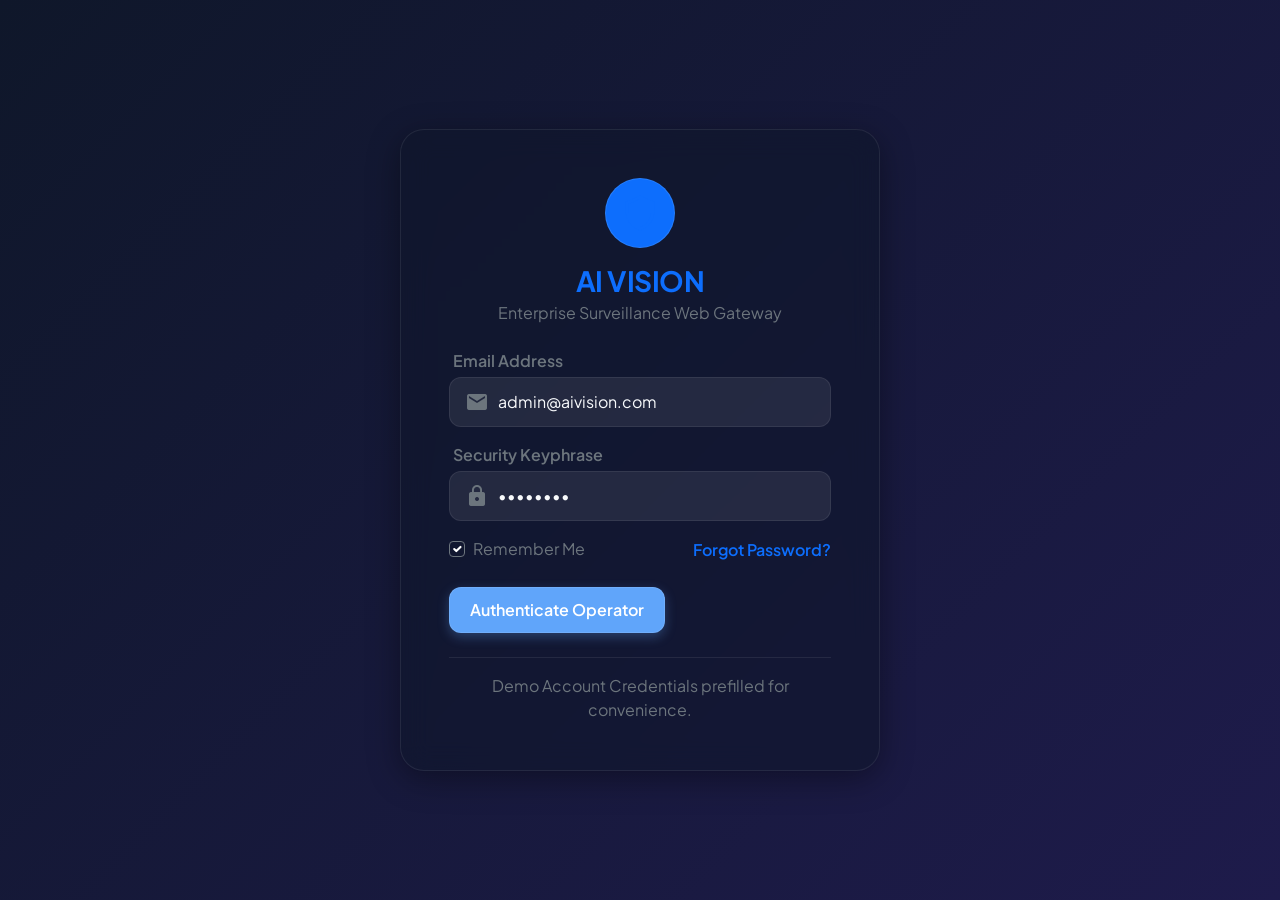
<file: public/web/known_faces.html>
<!DOCTYPE html>
<html lang="en" data-theme="dark">
<head>
  <meta charset="UTF-8">
  <meta name="viewport" content="width=device-width, initial-scale=1.0">
  <title>AI Vision - Known Faces Registry</title>
  <!-- Bootstrap 5 CSS -->
  <link href="https://cdn.jsdelivr.net/npm/bootstrap@5.3.2/dist/css/bootstrap.min.css" rel="stylesheet">
  <!-- Material Icons -->
  <link href="https://fonts.googleapis.com/icon?family=Material+Icons" rel="stylesheet">
  <!-- Google Fonts -->
  <link href="https://fonts.googleapis.com/css2?family=Plus+Jakarta+Sans:wght@400;500;600;700&display=swap" rel="stylesheet">
  <!-- Custom Glassmorphic CSS -->
  <link rel="stylesheet" href="style.css">
</head>
<body>

  <!-- Sidebar Mount -->
  <div id="sidebar-container"></div>

  <!-- Layout Wrapper -->
  <div class="layout-wrapper">
    <!-- Topbar Mount -->
    <div id="topbar-container"></div>

    <!-- Main Content -->
    <main class="main-content container-fluid animate-fade">
      
      <!-- Page Actions Header -->
      <div class="d-flex justify-content-between align-items-center mb-4">
        <div>
          <h5 class="text-primary fw-bold m-0">Biometric Directory</h5>
          <p class="text-secondary text-xs m-0">Authorized personnel registered on the recognition grid</p>
        </div>
        <button class="btn btn-glass-primary btn-sm d-flex align-items-center gap-1.5" data-bs-toggle="modal" data-bs-target="#registerFaceModal">
          <i class="material-icons" style="font-size: 18px;">person_add</i>
          <span>Register New Subject</span>
        </button>
      </div>

      <!-- Faces Grid Container -->
      <div class="row g-4" id="faces-grid">
        <!-- Filled dynamically via JS -->
        <div class="col-12 text-center py-5">
          <div class="spinner-border text-primary" role="status"></div>
          <p class="text-secondary text-xs mt-2">Loading authorized facial keys...</p>
        </div>
      </div>

    </main>

    <!-- Register Face Modal -->
    <div class="modal fade" id="registerFaceModal" tabindex="-1" aria-labelledby="registerFaceModalLabel" aria-hidden="true">
      <div class="modal-dialog modal-dialog-centered">
        <div class="modal-content glass-card p-3" style="border-radius: 16px;">
          <div class="modal-header border-0 pb-0">
            <h5 class="modal-title text-primary fw-bold" id="registerFaceModalLabel">Biometric Registration</h5>
            <button type="button" class="btn-close btn-close-white" data-bs-dismiss="modal" aria-label="Close"></button>
          </div>
          <div class="modal-body">
            <form id="register-face-form" onsubmit="handleRegisterFace(event)">
              <div class="mb-3">
                <label class="text-secondary text-xs fw-semibold mb-1">Subject Full Name</label>
                <input type="text" class="form-control form-control-glass text-xs" id="new-name" required placeholder="Alexander Wright">
              </div>

              <div class="row g-2 mb-3">
                <div class="col-6">
                  <label class="text-secondary text-xs fw-semibold mb-1">Gender</label>
                  <select class="form-select form-control-glass text-xs py-2" id="new-gender">
                    <option>Male</option>
                    <option>Female</option>
                    <option>N/A</option>
                  </select>
                </div>
                <div class="col-6">
                  <label class="text-secondary text-xs fw-semibold mb-1">Estimated Age</label>
                  <input type="number" class="form-control form-control-glass text-xs" id="new-age" value="30">
                </div>
              </div>

              <div class="mb-3">
                <label class="text-secondary text-xs fw-semibold mb-1">Security Notes / Clearances</label>
                <textarea class="form-control form-control-glass text-xs" id="new-notes" rows="2" placeholder="Primary supervisor. Has full-block security clearance."></textarea>
              </div>

              <div class="d-grid mt-4">
                <button type="submit" class="btn btn-glass-primary py-2 text-xs">Inject Biometric Reference</button>
              </div>
            </form>
          </div>
        </div>
      </div>
    </div>

    <!-- Footer Mount -->
    <div id="footer-container"></div>
  </div>

  <!-- Scripts -->
  <script src="https://cdn.jsdelivr.net/npm/bootstrap@5.3.2/dist/js/bootstrap.bundle.min.js"></script>
  <script src="layout.js"></script>
  <script>
    let registeredFaces = [];

    document.addEventListener("DOMContentLoaded", () => {
      fetchFaces();
    });

    async function fetchFaces() {
      try {
        const res = await fetch("/api/faces");
        const data = await res.json();
        if (data.status === "success") {
          registeredFaces = data.data;
          renderFaces();
        }
      } catch (e) {
        console.warn("Express backend offline. Loading dynamic local registry cache.", e);
        // Fallback
        registeredFaces = [
          { id: "FC-101", name: "Alexander Wright", gender: "Male", age: 34, moodTrend: "Professional", permissions: "Authorized", registeredAt: new Date(Date.now() - 30*24*3600*1000).toISOString(), avatarSeed: "alex" },
          { id: "FC-102", name: "Clara Vance", gender: "Female", age: 28, moodTrend: "Friendly", permissions: "Authorized", registeredAt: new Date(Date.now() - 15*24*3600*1000).toISOString(), avatarSeed: "clara" },
          { id: "FC-103", name: "Marcus Brody", gender: "Male", age: 45, moodTrend: "Serious", permissions: "Authorized", registeredAt: new Date(Date.now() - 60*24*3600*1000).toISOString(), avatarSeed: "marcus" }
        ];
        renderFaces();
      }
    }

    function renderFaces() {
      const grid = document.getElementById("faces-grid");
      if (!grid) return;

      if (registeredFaces.length === 0) {
        grid.innerHTML = `
          <div class="col-12 text-center py-5">
            <i class="material-icons text-secondary mb-3" style="font-size: 60px; opacity: 0.2;">people_outline</i>
            <h6 class="text-secondary">Face Directory is Empty</h6>
            <p class="text-secondary text-xs">Register your first security subject to build your key directory.</p>
          </div>
        `;
        return;
      }

      grid.innerHTML = registeredFaces.map(face => {
        const dateStr = new Date(face.registeredAt || Date.now()).toLocaleDateString();
        // Placeholder avatar
        const photoUrl = `https://api.dicebear.com/7.x/pixel-art/svg?seed=${face.avatarSeed || face.name}`;

        return `
          <div class="col-12 col-sm-6 col-md-4 col-xl-3 face-card animate-fade">
            <div class="glass-card p-3 text-center">
              
              <!-- Subject Avatar/Photo -->
              <div class="position-relative d-inline-block mb-3">
                <img src="${photoUrl}" alt="${face.name}" class="rounded-circle border border-primary p-1 bg-dark bg-opacity-20" style="width: 80px; height: 80px; object-fit: cover;">
                <span class="position-absolute bottom-0 end-0 badge bg-success p-1 d-flex align-items-center rounded-circle border border-dark" title="Authorized Access Key">
                  <i class="material-icons m-0" style="font-size: 11px;">verified_user</i>
                </span>
              </div>

              <!-- Content details -->
              <h6 class="text-primary fw-bold mb-1">${face.name}</h6>
              <p class="text-secondary text-xs m-0">Gender: ${face.gender} | Est: ${face.age} yrs</p>
              
              <div class="my-3 py-2 px-3 bg-dark bg-opacity-25 rounded-3 text-start text-xs text-secondary" style="min-height: 52px; border: 1px solid var(--glass-border);">
                <strong>Notes:</strong> ${face.moodTrend ? `Behavior: ${face.moodTrend}.` : ''} Registered on: ${dateStr}.
              </div>

              <!-- Controls -->
              <div class="d-flex justify-content-between gap-2 mt-2">
                <button class="btn btn-glass btn-sm flex-grow-1 text-xs py-1.5" onclick="viewFace('${face.id}')">View</button>
                <button class="btn btn-glass btn-sm text-xs py-1.5 text-danger" onclick="deleteFace('${face.id}')"><i class="material-icons m-0 text-danger" style="font-size: 16px;">delete</i></button>
              </div>

            </div>
          </div>
        `;
      }).join("");
    }

    async function handleRegisterFace(e) {
      e.preventDefault();
      const name = document.getElementById("new-name").value;
      const gender = document.getElementById("new-gender").value;
      const age = document.getElementById("new-age").value;
      const notes = document.getElementById("new-notes").value;

      try {
        const res = await fetch("/api/faces/register", {
          method: "POST",
          headers: { "Content-Type": "application/json" },
          body: JSON.stringify({ name, gender, age, moodTrend: notes })
        });
        const data = await res.json();
        if (data.status === "success") {
          triggerNotification(`Injected ${name} into biometric storage.`, "success");
          
          // Close modal
          const modalEl = document.getElementById('registerFaceModal');
          const modalInstance = bootstrap.Modal.getInstance(modalEl);
          modalInstance.hide();
          
          // Clear inputs
          document.getElementById("register-face-form").reset();
          
          // Reload
          fetchFaces();
        }
      } catch (err) {
        // Fallback for static mode
        const mockFace = {
          id: `FC-${100 + registeredFaces.length + 1}`,
          name,
          gender,
          age: parseInt(age),
          moodTrend: notes,
          registeredAt: new Date().toISOString(),
          avatarSeed: name.toLowerCase().replace(/\s+/g, '')
        };
        registeredFaces.unshift(mockFace);
        renderFaces();
        
        // Close modal
        const modalEl = document.getElementById('registerFaceModal');
        const modalInstance = bootstrap.Modal.getInstance(modalEl);
        modalInstance.hide();
        document.getElementById("register-face-form").reset();
        
        triggerNotification(`Dynamic injection simulated for: ${name}`, "success");
      }
    }

    async function deleteFace(id) {
      if (!confirm("Remove this biometric target reference?")) return;

      try {
        const res = await fetch(`/api/faces/${id}`, { method: "DELETE" });
        const data = await res.json();
        if (data.status === "success") {
          triggerNotification("Reference successfully deleted.", "success");
          fetchFaces();
        }
      } catch (e) {
        // Fallback
        registeredFaces = registeredFaces.filter(f => f.id !== id);
        renderFaces();
        triggerNotification("Subject reference cleared from temporary directory.", "warning");
      }
    }

    function viewFace(id) {
      const face = registeredFaces.find(f => f.id === id);
      if (face) {
        alert(`Biometric Metadata View:\nName: ${face.name}\nGender: ${face.gender}\nAge: ${face.age}\nRegistered: ${new Date(face.registeredAt).toLocaleString()}`);
      }
    }
  </script>
</body>
</html>
</file>
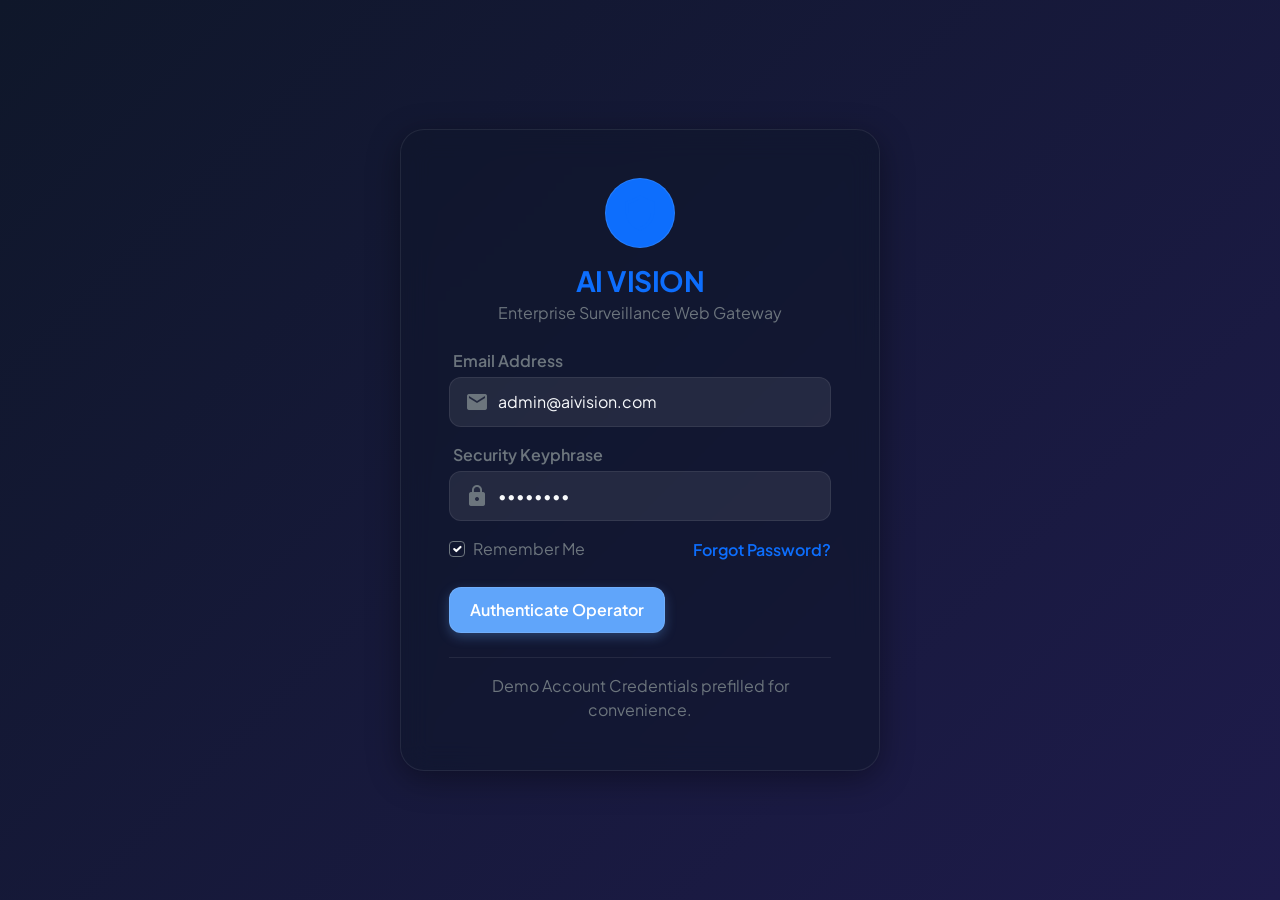
<file: public/web/live.html>
<!DOCTYPE html>
<html lang="en" data-theme="dark">
<head>
  <meta charset="UTF-8">
  <meta name="viewport" content="width=device-width, initial-scale=1.0">
  <title>AI Vision - Live surveillance Monitor</title>
  <!-- Bootstrap 5 CSS -->
  <link href="https://cdn.jsdelivr.net/npm/bootstrap@5.3.2/dist/css/bootstrap.min.css" rel="stylesheet">
  <!-- Material Icons -->
  <link href="https://fonts.googleapis.com/icon?family=Material+Icons" rel="stylesheet">
  <!-- Google Fonts -->
  <link href="https://fonts.googleapis.com/css2?family=Plus+Jakarta+Sans:wght@400;500;600;700&display=swap" rel="stylesheet">
  <!-- Custom Glassmorphic CSS -->
  <link rel="stylesheet" href="style.css">
  <style>
    .scanner-line {
      position: absolute;
      top: 0;
      left: 0;
      width: 100%;
      height: 4px;
      background: rgba(59, 130, 246, 0.5);
      box-shadow: 0 0 15px 4px rgba(59, 130, 246, 0.8);
      animation: scanEffect 3s linear infinite;
      pointer-events: none;
    }
    @keyframes scanEffect {
      0% { top: 0%; }
      50% { top: 100%; }
      100% { top: 0%; }
    }
  </style>
</head>
<body>

  <!-- Sidebar Mount -->
  <div id="sidebar-container"></div>

  <!-- Layout Wrapper -->
  <div class="layout-wrapper">
    <!-- Topbar Mount -->
    <div id="topbar-container"></div>

    <!-- Main Content -->
    <main class="main-content container-fluid animate-fade">
      
      <div class="row g-4">
        <!-- Live Video Stream and Controls (Left/Center) -->
        <div class="col-12 col-xl-8">
          <div class="glass-card p-3 mb-4">
            
            <!-- Stream Header -->
            <div class="d-flex justify-content-between align-items-center mb-3">
              <div class="d-flex align-items-center gap-2">
                <span class="badge bg-danger d-flex align-items-center gap-1 px-2 py-1.5" style="border-radius: 6px;">
                  <span class="pulse-indicator"></span>LIVE FEED
                </span>
                <span class="text-primary text-xs fw-semibold">CAM-01 Front Lobby Entrance</span>
              </div>
              <div class="d-flex align-items-center gap-2">
                <button class="btn btn-glass btn-sm p-1.5" title="Pause Stream"><i class="material-icons m-0">pause</i></button>
                <button class="btn btn-glass btn-sm p-1.5" title="Take Screenshot" onclick="triggerNotification('Snapshot captured to server repository.', 'success')"><i class="material-icons m-0">camera_alt</i></button>
                <button class="btn btn-glass btn-sm p-1.5 text-danger" title="Stop Stream"><i class="material-icons m-0">videocam_off</i></button>
              </div>
            </div>

            <!-- Video Stage with Scanner Lines and Bounding Box overlay -->
            <div class="bounding-box-container bg-dark overflow-hidden position-relative d-flex align-items-center justify-content-center" style="border-radius: 12px; height: 420px; border: 1px solid var(--glass-border);">
              <div class="scanner-line"></div>
              
              <!-- Dummy visual grid -->
              <div class="position-absolute w-100 h-100 d-flex flex-column justify-content-between p-3 opacity-15" style="pointer-events: none;">
                <div class="d-flex justify-content-between">
                  <span class="text-white text-xs fw-bold font-mono">LOBBY_BLOCK_A</span>
                  <span class="text-white text-xs fw-bold font-mono">1080P // 30 FPS</span>
                </div>
                <div class="text-center text-white text-xs font-mono">UTC +07:00 ACTIVE NETWORK</div>
              </div>

              <!-- Animated bounding box preview representing target locking -->
              <div class="bounding-box" id="live-bounding-box" style="top: 120px; left: 240px; width: 140px; height: 160px; transition: all 0.6s ease;">
                Target: person
                <div class="text-xs fw-normal" style="font-size: 9px;">TRK-0041 // 96%</div>
              </div>

              <!-- Background preview graphic representation -->
              <div class="text-center p-4">
                <i class="material-icons text-secondary mb-3" style="font-size: 72px; opacity: 0.3;">photo_camera</i>
                <h5 class="text-secondary fw-semibold">Dynamic Surveillance Sandbox</h5>
                <p class="text-secondary text-xs max-w-sm mx-auto">Emulating real-time video flow with camera overlay grids. Connect your smartphone camera in Devices tab to project actual live feeds here!</p>
              </div>

            </div>

            <!-- Sandbox Adjustments panel -->
            <div class="row g-3 mt-3">
              <div class="col-6 col-md-3">
                <label class="text-secondary text-xs fw-semibold mb-1">FPS Target</label>
                <select class="form-select form-control-glass py-1.5 text-xs" onchange="triggerNotification('FPS synced to: ' + this.value, 'info')">
                  <option>30 FPS</option>
                  <option>60 FPS (Pro)</option>
                  <option>15 FPS (Eco)</option>
                </select>
              </div>
              <div class="col-6 col-md-3">
                <label class="text-secondary text-xs fw-semibold mb-1">Resolution</label>
                <select class="form-select form-control-glass py-1.5 text-xs" onchange="triggerNotification('Stream scale resized.', 'info')">
                  <option>1080p Full HD</option>
                  <option>720p HD</option>
                  <option>4K Ultra HD</option>
                </select>
              </div>
              <div class="col-6 col-md-3">
                <label class="text-secondary text-xs fw-semibold mb-1">HDR Enhance</label>
                <div class="form-check form-switch mt-2">
                  <input class="form-check-input bg-transparent border-secondary" type="checkbox" id="hdr-toggle" checked>
                  <label class="form-check-label text-secondary text-xs" for="hdr-toggle">Active</label>
                </div>
              </div>
              <div class="col-6 col-md-3">
                <label class="text-secondary text-xs fw-semibold mb-1">Auto Refresh (1s)</label>
                <div class="form-check form-switch mt-2">
                  <input class="form-check-input bg-transparent border-secondary" type="checkbox" id="auto-refresh-toggle" checked>
                  <label class="form-check-label text-secondary text-xs" for="auto-refresh-toggle">Active</label>
                </div>
              </div>
            </div>

          </div>
        </div>

        <!-- Real-Time Detection Details Sidebar (Right) -->
        <div class="col-12 col-xl-4">
          <div class="glass-card p-4 h-100">
            <div class="d-flex justify-content-between align-items-center mb-4">
              <h5 class="text-primary fw-bold m-0">Target Telemetry</h5>
              <span class="badge bg-primary bg-opacity-20 text-primary text-xs py-1.5" id="telemetry-status">UPDATING</span>
            </div>

            <!-- Attributes grid list -->
            <div class="d-flex flex-column gap-3 mb-4 text-sm">
              <div class="d-flex justify-content-between border-bottom border-secondary pb-2" style="border-color: rgba(255,255,255,0.06) !important;">
                <span class="text-secondary">Tracking ID:</span>
                <span class="text-primary fw-bold" id="live-track-id">TRK-0041</span>
              </div>
              <div class="d-flex justify-content-between border-bottom border-secondary pb-2" style="border-color: rgba(255,255,255,0.06) !important;">
                <span class="text-secondary">Detection Type:</span>
                <span class="badge bg-primary text-xs" id="live-class-name">person</span>
              </div>
              <div class="d-flex justify-content-between border-bottom border-secondary pb-2" style="border-color: rgba(255,255,255,0.06) !important;">
                <span class="text-secondary">Assigned Name:</span>
                <span class="text-primary fw-semibold" id="live-name">Alexander Wright</span>
              </div>
              <div class="d-flex justify-content-between border-bottom border-secondary pb-2" style="border-color: rgba(255,255,255,0.06) !important;">
                <span class="text-secondary">Species Class:</span>
                <span class="text-primary" id="live-species">Homo Sapiens</span>
              </div>
              <div class="d-flex justify-content-between border-bottom border-secondary pb-2" style="border-color: rgba(255,255,255,0.06) !important;">
                <span class="text-secondary">Estimated Age:</span>
                <span class="text-primary" id="live-age">34 yrs</span>
              </div>
              <div class="d-flex justify-content-between border-bottom border-secondary pb-2" style="border-color: rgba(255,255,255,0.06) !important;">
                <span class="text-secondary">Gender Accent:</span>
                <span class="text-primary" id="live-gender">Male</span>
              </div>
              <div class="d-flex justify-content-between border-bottom border-secondary pb-2" style="border-color: rgba(255,255,255,0.06) !important;">
                <span class="text-secondary">Detected Emotion:</span>
                <span class="text-primary" id="live-emotion">Smiling</span>
              </div>
              <div class="d-flex justify-content-between border-bottom border-secondary pb-2" style="border-color: rgba(255,255,255,0.06) !important;">
                <span class="text-secondary">AI Confidence:</span>
                <span class="text-success fw-bold" id="live-confidence">96%</span>
              </div>
              <div class="d-flex justify-content-between border-bottom border-secondary pb-2" style="border-color: rgba(255,255,255,0.06) !important;">
                <span class="text-secondary">Device Node:</span>
                <span class="text-primary" id="live-device">Main Lobby Entrance</span>
              </div>
              <div class="d-flex justify-content-between">
                <span class="text-secondary">Timestamp:</span>
                <span class="text-primary" id="live-timestamp">2026-06-30 02:28</span>
              </div>
            </div>

            <!-- Verification Action keys -->
            <div class="d-grid gap-2">
              <button class="btn btn-glass btn-sm py-2" onclick="triggerNotification('Target logged permanently into records.', 'success')">Verify Identity</button>
              <button class="btn btn-glass-primary btn-sm py-2" onclick="triggerNotification('Security warning broadcasted.', 'danger')">Raise Silent Alarm</button>
            </div>

          </div>
        </div>
      </div>

    </main>

    <!-- Footer Mount -->
    <div id="footer-container"></div>
  </div>

  <!-- Scripts -->
  <script src="https://cdn.jsdelivr.net/npm/bootstrap@5.3.2/dist/js/bootstrap.bundle.min.js"></script>
  <script src="layout.js"></script>
  <script>
    // Live polling simulation
    let targets = [
      { id: "TRK-0041", class: "person", name: "Alexander Wright", species: "Homo Sapiens", age: "34 yrs", gender: "Male", emotion: "Smiling", confidence: "96%", device: "Main Lobby Entrance", top: 120, left: 240, width: 140, height: 160 },
      { id: "TRK-0082", class: "person", name: "???? Unknown", species: "Human", age: "22–28", gender: "Male", emotion: "Happy", confidence: "98.4%", device: "Backyard Loading Dock", top: 80, left: 160, width: 160, height: 200 },
      { id: "TRK-0105", class: "cat", name: "Feral Tabby", species: "Felis Catus", age: "2 yrs", gender: "N/A", emotion: "Curious", confidence: "94%", device: "Perimeter West Wall", top: 220, left: 320, width: 100, height: 90 },
      { id: "TRK-0022", class: "person", name: "Clara Vance", species: "Homo Sapiens", age: "28 yrs", gender: "Female", emotion: "Focused", confidence: "98%", device: "Server Room A", top: 100, left: 220, width: 130, height: 170 }
    ];

    let currentIndex = 0;

    document.addEventListener("DOMContentLoaded", () => {
      // Setup live refresh loop every 1.5 seconds
      setInterval(() => {
        const autoRefresh = document.getElementById("auto-refresh-toggle").checked;
        if (!autoRefresh) return;

        currentIndex = (currentIndex + 1) % targets.length;
        const currentTarget = targets[currentIndex];

        // Update telemetry sidebar fields
        document.getElementById("live-track-id").innerText = currentTarget.id;
        document.getElementById("live-class-name").innerText = currentTarget.class;
        document.getElementById("live-name").innerText = currentTarget.name;
        document.getElementById("live-species").innerText = currentTarget.species;
        document.getElementById("live-age").innerText = currentTarget.age;
        document.getElementById("live-gender").innerText = currentTarget.gender;
        document.getElementById("live-emotion").innerText = currentTarget.emotion;
        document.getElementById("live-confidence").innerText = currentTarget.confidence;
        document.getElementById("live-device").innerText = currentTarget.device;
        
        const now = new Date();
        document.getElementById("live-timestamp").innerText = now.toLocaleString();

        // Reposition animated bounding box on stage
        const bbox = document.getElementById("live-bounding-box");
        if (bbox) {
          bbox.style.top = currentTarget.top + "px";
          bbox.style.left = currentTarget.left + "px";
          bbox.style.width = currentTarget.width + "px";
          bbox.style.height = currentTarget.height + "px";
          bbox.innerHTML = `
            Target: ${currentTarget.class}
            <div class="text-xs fw-normal" style="font-size: 9px;">${currentTarget.id} // ${currentTarget.confidence}</div>
          `;
        }

        // Pulse telemetry state badge
        const telemetryStatus = document.getElementById("telemetry-status");
        telemetryStatus.innerText = "LOCKED";
        telemetryStatus.className = "badge bg-success text-xs py-1.5";
        setTimeout(() => {
          telemetryStatus.className = "badge bg-primary bg-opacity-20 text-primary text-xs py-1.5";
        }, 300);

      }, 1500);
    });
  </script>
</body>
</html>
</file>
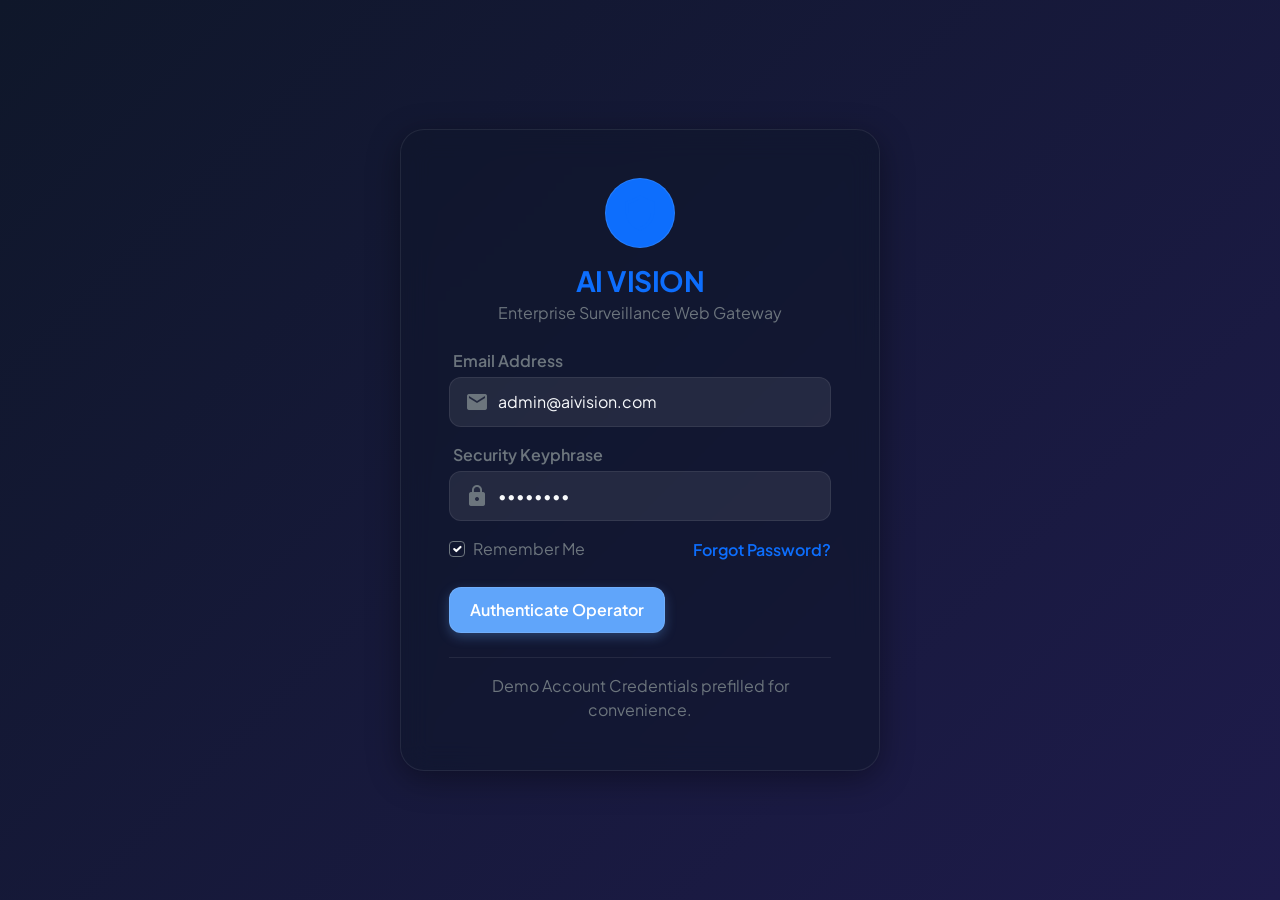
<file: public/web/login.html>
<!DOCTYPE html>
<html lang="en" data-theme="dark">
<head>
  <meta charset="UTF-8">
  <meta name="viewport" content="width=device-width, initial-scale=1.0">
  <title>AI Vision Surveillance - Login Portal</title>
  <!-- Bootstrap 5 CSS -->
  <link href="https://cdn.jsdelivr.net/npm/bootstrap@5.3.2/dist/css/bootstrap.min.css" rel="stylesheet">
  <!-- Material Icons -->
  <link href="https://fonts.googleapis.com/icon?family=Material+Icons" rel="stylesheet">
  <!-- Google Fonts Plus Jakarta Sans -->
  <link href="https://fonts.googleapis.com/css2?family=Plus+Jakarta+Sans:wght@400;500;600;700&display=swap" rel="stylesheet">
  <!-- Custom Glassmorphic CSS -->
  <link rel="stylesheet" href="style.css">
  <style>
    body {
      display: flex;
      align-items: center;
      justify-content: center;
      min-height: 100vh;
      margin: 0;
      background: linear-gradient(135deg, #0f172a 0%, #1e1b4b 100%);
    }
  </style>
</head>
<body>

  <div class="container d-flex justify-content-center py-5">
    <div class="glass-card p-4 p-md-5 animate-fade text-center" style="max-width: 480px; width: 100%; border-radius: 24px;">
      
      <!-- Brand Logo -->
      <div class="mb-4">
        <div class="d-inline-flex align-items-center justify-content-center bg-primary bg-opacity-20 rounded-circle mb-3" style="width: 70px; height: 70px; border: 1px solid rgba(var(--accent-rgb), 0.3);">
          <i class="material-icons text-primary" style="font-size: 38px;">security</i>
        </div>
        <h3 class="font-sans fw-bold text-primary mb-1">AI VISION</h3>
        <p class="text-secondary text-xs">Enterprise Surveillance Web Gateway</p>
      </div>

      <!-- Error Alert Alert Box -->
      <div class="alert alert-danger d-none text-xs text-start py-2 px-3 mb-3" id="error-box" style="border-radius: 12px; background: rgba(239,68,68,0.1); border-color: rgba(239,68,68,0.2); color: #f87171;">
        <i class="material-icons align-middle text-sm me-1">error_outline</i>
        <span id="error-message">Invalid server login response.</span>
      </div>

      <!-- Login Form -->
      <form id="login-form" onsubmit="handleLogin(event)">
        <!-- Email Input -->
        <div class="mb-3 text-start">
          <label class="form-label text-secondary fw-semibold text-xs mb-1 ms-1">Email Address</label>
          <div class="position-relative">
            <i class="material-icons text-secondary position-absolute top-50 start-0 translate-middle-y ms-3 text-sm">email</i>
            <input type="email" class="form-control form-control-glass ps-5 text-sm" id="email" required placeholder="admin@aivision.com" value="admin@aivision.com">
          </div>
        </div>

        <!-- Password Input -->
        <div class="mb-3 text-start">
          <label class="form-label text-secondary fw-semibold text-xs mb-1 ms-1">Security Keyphrase</label>
          <div class="position-relative">
            <i class="material-icons text-secondary position-absolute top-50 start-0 translate-middle-y ms-3 text-sm">lock</i>
            <input type="password" class="form-control form-control-glass ps-5 text-sm" id="password" required placeholder="••••••••" value="admin123">
          </div>
        </div>

        <!-- Helper Fields Grid -->
        <div class="d-flex justify-content-between align-items-center mb-4 text-xs">
          <div class="form-check text-start">
            <input type="checkbox" class="form-check-input bg-transparent border-secondary" id="remember-me" checked>
            <label class="form-check-label text-secondary" for="remember-me">Remember Me</label>
          </div>
          <a href="#" class="text-primary text-decoration-none fw-semibold" onclick="handleForgotPassword(event)">Forgot Password?</a>
        </div>

        <!-- Submit Button with Spinner -->
        <button type="submit" class="btn btn-glass-primary w-full py-2.5 d-flex align-items-center justify-content-center gap-2" id="submit-btn" style="border-radius: 12px;">
          <span class="fw-semibold">Authenticate Operator</span>
          <span class="spinner-border spinner-border-sm d-none" id="loading-spinner" role="status" aria-hidden="true"></span>
        </button>
      </form>

      <!-- Guest Demo Bypass -->
      <div class="mt-4 pt-3 border-top border-secondary" style="border-color: rgba(255,255,255,0.08) !important;">
        <p class="text-secondary text-xs mb-0">Demo Account Credentials prefilled for convenience.</p>
      </div>

    </div>
  </div>

  <!-- Scripts -->
  <script src="https://cdn.jsdelivr.net/npm/bootstrap@5.3.2/dist/js/bootstrap.bundle.min.js"></script>
  <script>
    // Initialize LocalStorage parameters
    window.addEventListener("DOMContentLoaded", () => {
      // Clear old state
      localStorage.removeItem("isAdminAuthenticated");
    });

    function handleLogin(e) {
      e.preventDefault();
      
      const email = document.getElementById("email").value;
      const password = document.getElementById("password").value;
      const errorBox = document.getElementById("error-box");
      const submitBtn = document.getElementById("submit-btn");
      const spinner = document.getElementById("loading-spinner");

      // Reset
      errorBox.classList.add("d-none");
      submitBtn.disabled = true;
      spinner.classList.remove("d-none");

      // Validate credentials (Demo check)
      setTimeout(() => {
        if (email.toLowerCase() === "admin@aivision.com" && password === "admin123") {
          // Success
          localStorage.setItem("isAdminAuthenticated", "true");
          // Redirect to dashboard
          window.location.href = "dashboard.html";
        } else {
          // Failure
          submitBtn.disabled = false;
          spinner.classList.add("d-none");
          errorBox.classList.remove("d-none");
          document.getElementById("error-message").innerText = "Authentication failed. Check your security credentials.";
        }
      }, 1200);
    }

    function handleForgotPassword(e) {
      e.preventDefault();
      alert("A biometric backup recovery signal was broadcasted to your verified mobile synchronizer device.");
    }
  </script>
</body>
</html>
</file>
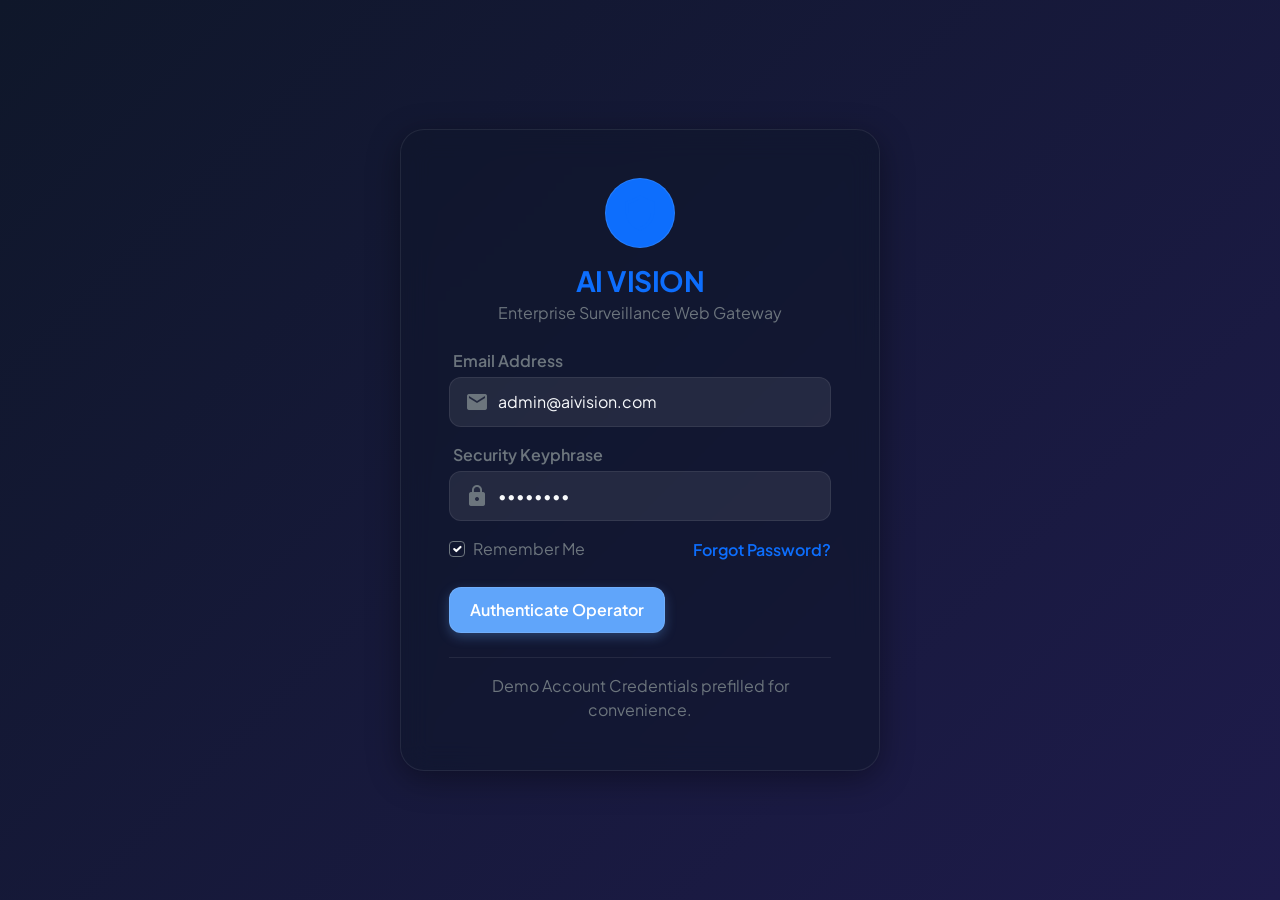
<file: public/web/notifications.html>
<!DOCTYPE html>
<html lang="en" data-theme="dark">
<head>
  <meta charset="UTF-8">
  <meta name="viewport" content="width=device-width, initial-scale=1.0">
  <title>AI Vision - Notifications Alert Center</title>
  <!-- Bootstrap 5 CSS -->
  <link href="https://cdn.jsdelivr.net/npm/bootstrap@5.3.2/dist/css/bootstrap.min.css" rel="stylesheet">
  <!-- Material Icons -->
  <link href="https://fonts.googleapis.com/icon?family=Material+Icons" rel="stylesheet">
  <!-- Google Fonts -->
  <link href="https://fonts.googleapis.com/css2?family=Plus+Jakarta+Sans:wght@400;500;600;700&display=swap" rel="stylesheet">
  <!-- Custom Glassmorphic CSS -->
  <link rel="stylesheet" href="style.css">
</head>
<body>

  <!-- Sidebar Mount -->
  <div id="sidebar-container"></div>

  <!-- Layout Wrapper -->
  <div class="layout-wrapper">
    <!-- Topbar Mount -->
    <div id="topbar-container"></div>

    <!-- Main Content -->
    <main class="main-content container-fluid animate-fade">
      
      <div class="row g-4">
        <!-- Notification Settings Toggles (Left Column) -->
        <div class="col-12 col-lg-4">
          <div class="glass-card p-4">
            <h5 class="text-primary fw-bold mb-3">Broadcast Config</h5>
            <p class="text-secondary text-xs mb-4">Choose which channels trigger instant operator intervention.</p>

            <!-- Toggles List -->
            <div class="d-flex flex-column gap-3">
              <div class="d-flex justify-content-between align-items-center">
                <div>
                  <h6 class="text-primary fw-semibold m-0 text-sm">Push Notifications</h6>
                  <span class="text-secondary" style="font-size: 10px;">Immediate browser prompt</span>
                </div>
                <div class="form-check form-switch">
                  <input class="form-check-input bg-transparent border-secondary" type="checkbox" id="push-toggle" checked onchange="triggerNotification('Push notifications state updated.', 'info')">
                </div>
              </div>

              <div class="d-flex justify-content-between align-items-center">
                <div>
                  <h6 class="text-primary fw-semibold m-0 text-sm">Email Digest Alerts</h6>
                  <span class="text-secondary" style="font-size: 10px;">Send warning snapshots</span>
                </div>
                <div class="form-check form-switch">
                  <input class="form-check-input bg-transparent border-secondary" type="checkbox" id="email-toggle" checked onchange="triggerNotification('Email alert system updated.', 'info')">
                </div>
              </div>

              <div class="d-flex justify-content-between align-items-center">
                <div>
                  <h6 class="text-primary fw-semibold m-0 text-sm">SMS Terminal Broadcast</h6>
                  <span class="text-secondary" style="font-size: 10px;">Fallback mobile alert</span>
                </div>
                <div class="form-check form-switch">
                  <input class="form-check-input bg-transparent border-secondary" type="checkbox" id="sms-toggle" onchange="triggerNotification('SMS fallback channel state toggled.', 'info')">
                </div>
              </div>
            </div>

            <!-- Sandbox Trigger actions -->
            <div class="mt-4 pt-4 border-top border-secondary" style="border-color: rgba(255,255,255,0.06) !important;">
              <h6 class="text-primary fw-bold mb-3">Diagnostic Sandbox Triggers</h6>
              <div class="d-flex flex-column gap-2">
                <button class="btn btn-sm btn-glass text-start d-flex align-items-center gap-2" onclick="triggerNotification('Biometric sync process succeeded.', 'success')">
                  <i class="material-icons text-success" style="font-size: 16px;">check_circle</i>
                  <span class="text-xs">Trigger Success Notification</span>
                </button>
                <button class="btn btn-sm btn-glass text-start d-flex align-items-center gap-2" onclick="triggerNotification('Low camera battery logged on SM-S911B.', 'warning')">
                  <i class="material-icons text-warning" style="font-size: 16px;">warning</i>
                  <span class="text-xs">Trigger Warning Notification</span>
                </button>
                <button class="btn btn-sm btn-glass text-start d-flex align-items-center gap-2" onclick="triggerNotification('Critical database connection handshake timeout.', 'danger')">
                  <i class="material-icons text-danger" style="font-size: 16px;">error</i>
                  <span class="text-xs">Trigger Error Notification</span>
                </button>
              </div>
            </div>

          </div>
        </div>

        <!-- Recent Alerts Log (Right Column) -->
        <div class="col-12 col-lg-8">
          <div class="glass-card p-4">
            <div class="d-flex justify-content-between align-items-center mb-4">
              <div>
                <h5 class="text-primary fw-bold m-0">System Alerts Log</h5>
                <p class="text-secondary text-xs m-0">Recent events captured by the surveillance logger</p>
              </div>
              <button class="btn btn-glass btn-sm text-danger" onclick="clearAlerts()">Clear All</button>
            </div>

            <!-- Alerts Grid -->
            <div class="d-flex flex-column gap-3" id="alerts-log-container">
              <!-- Error Alert Card -->
              <div class="p-3 bg-danger bg-opacity-10 border border-danger border-opacity-20 rounded-3 d-flex gap-3 align-items-start animate-fade">
                <div class="bg-danger bg-opacity-20 rounded-circle p-2 d-flex align-items-center justify-content-center text-danger" style="width: 38px; height: 38px;">
                  <i class="material-icons" style="font-size: 20px;">error_outline</i>
                </div>
                <div class="flex-grow-1 text-xs">
                  <div class="d-flex justify-content-between mb-1">
                    <strong class="text-danger">SYSTEM BACKEND OFFLINE ALERT</strong>
                    <span class="text-secondary text-xs">5 mins ago</span>
                  </div>
                  <p class="text-secondary m-0">A critical connection drop occurred on central camera feed node CAM-03. Verifying telemetry handshake sequence.</p>
                </div>
              </div>

              <!-- Warning Alert Card -->
              <div class="p-3 bg-warning bg-opacity-10 border border-warning border-opacity-20 rounded-3 d-flex gap-3 align-items-start animate-fade">
                <div class="bg-warning bg-opacity-20 rounded-circle p-2 d-flex align-items-center justify-content-center text-warning" style="width: 38px; height: 38px;">
                  <i class="material-icons" style="font-size: 20px;">warning_amber</i>
                </div>
                <div class="flex-grow-1 text-xs">
                  <div class="d-flex justify-content-between mb-1">
                    <strong class="text-warning">UNREGISTERED TARGET BOUNDARY LOITERING</strong>
                    <span class="text-secondary text-xs">15 mins ago</span>
                  </div>
                  <p class="text-secondary m-0">Unrecognized male subject tracking sequence TRK-0082 has loitered near Backyard loading dock for over 5 minutes.</p>
                </div>
              </div>

              <!-- Success Alert Card -->
              <div class="p-3 bg-success bg-opacity-10 border border-success border-opacity-20 rounded-3 d-flex gap-3 align-items-start animate-fade">
                <div class="bg-success bg-opacity-20 rounded-circle p-2 d-flex align-items-center justify-content-center text-success" style="width: 38px; height: 38px;">
                  <i class="material-icons" style="font-size: 20px;">check_circle_outline</i>
                </div>
                <div class="flex-grow-1 text-xs">
                  <div class="d-flex justify-content-between mb-1">
                    <strong class="text-success">CLOUD DATABASE SYNC RE-ESTABLISHED</strong>
                    <span class="text-secondary text-xs">1 hr ago</span>
                  </div>
                  <p class="text-secondary m-0">In-memory surveillance registry has been successfully synchronized and cataloged to primary SQLite cluster.</p>
                </div>
              </div>
            </div>

          </div>
        </div>
      </div>

    </main>

    <!-- Footer Mount -->
    <div id="footer-container"></div>
  </div>

  <!-- Scripts -->
  <script src="https://cdn.jsdelivr.net/npm/bootstrap@5.3.2/dist/js/bootstrap.bundle.min.js"></script>
  <script src="layout.js"></script>
  <script>
    function clearAlerts() {
      document.getElementById("alerts-log-container").innerHTML = `
        <div class="text-center py-5 text-secondary">
          <i class="material-icons text-muted mb-2" style="font-size: 48px; opacity: 0.2;">done_all</i>
          <p class="m-0 text-xs">Alert Log Cleared.</p>
        </div>
      `;
      triggerNotification("Wiped central alert log database index.", "success");
    }
  </script>
</body>
</html>
</file>
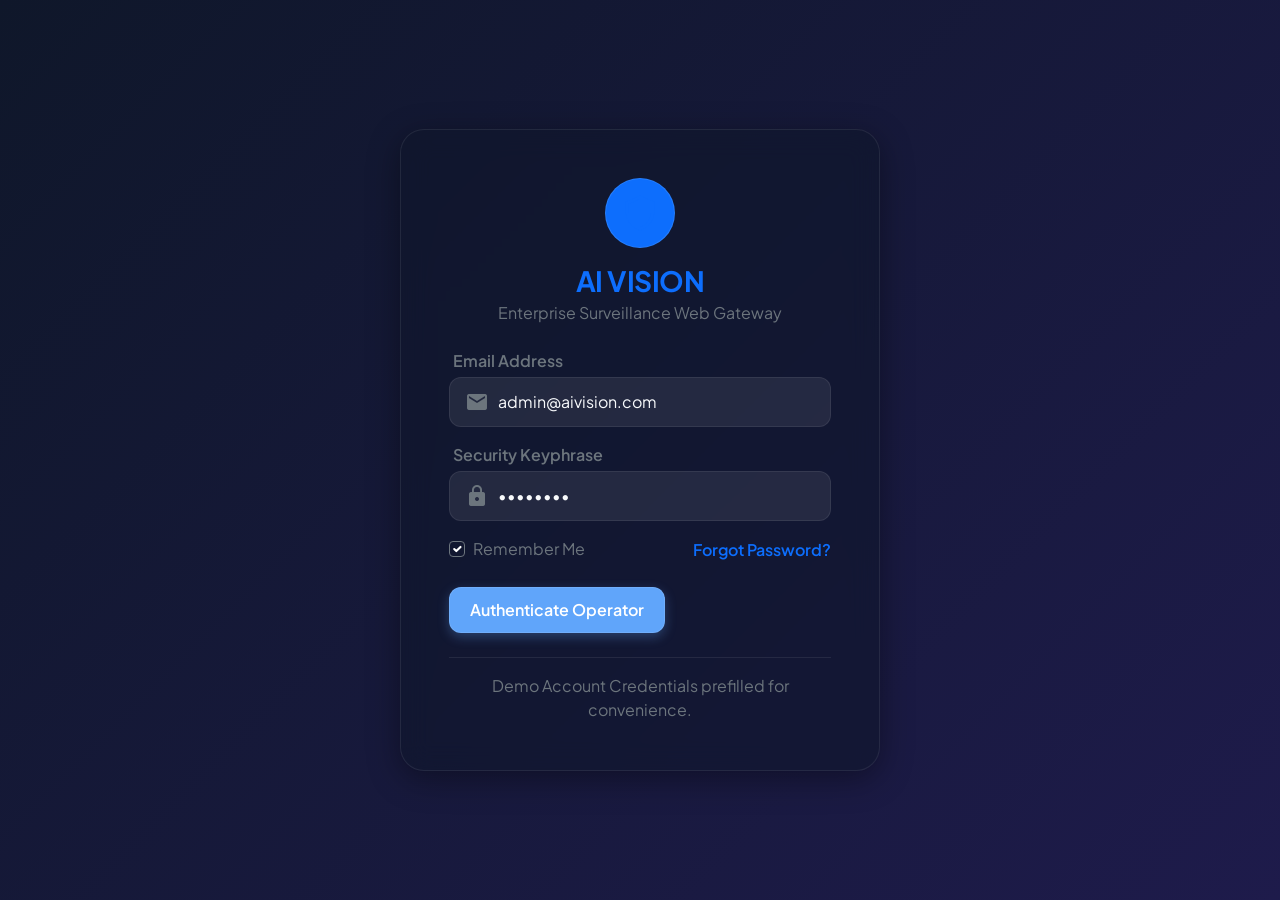
<file: public/web/settings.html>
<!DOCTYPE html>
<html lang="en" data-theme="dark">
<head>
  <meta charset="UTF-8">
  <meta name="viewport" content="width=device-width, initial-scale=1.0">
  <title>AI Vision - Settings Panel</title>
  <!-- Bootstrap 5 CSS -->
  <link href="https://cdn.jsdelivr.net/npm/bootstrap@5.3.2/dist/css/bootstrap.min.css" rel="stylesheet">
  <!-- Material Icons -->
  <link href="https://fonts.googleapis.com/icon?family=Material+Icons" rel="stylesheet">
  <!-- Google Fonts -->
  <link href="https://fonts.googleapis.com/css2?family=Plus+Jakarta+Sans:wght@400;500;600;700&display=swap" rel="stylesheet">
  <!-- Custom Glassmorphic CSS -->
  <link rel="stylesheet" href="style.css">
</head>
<body>

  <!-- Sidebar Mount -->
  <div id="sidebar-container"></div>

  <!-- Layout Wrapper -->
  <div class="layout-wrapper">
    <!-- Topbar Mount -->
    <div id="topbar-container"></div>

    <!-- Main Content -->
    <main class="main-content container-fluid animate-fade">
      
      <div class="row g-4">
        <!-- 1. Left Side: AI Configuration and Admin profile -->
        <div class="col-12 col-xl-6">
          
          <!-- AI Model Settings -->
          <div class="glass-card p-4 mb-4">
            <h5 class="text-primary fw-bold mb-3 d-flex align-items-center gap-2">
              <i class="material-icons text-info">psychology</i>
              <span>Gemini AI Cognitive Settings</span>
            </h5>
            <p class="text-secondary text-xs mb-4">Optimize the model configurations driving the vision-biometric analysis pipeline.</p>
            
            <form onsubmit="saveAiConfig(event)">
              <div class="mb-3">
                <label class="form-label text-secondary text-xs fw-semibold">ACTIVE COGNITIVE MODEL</label>
                <select class="form-control form-control-glass text-xs" id="ai-model" disabled>
                  <option value="gemini-3.5-flash">gemini-3.5-flash (Highest Speed & Analysis Quality)</option>
                </select>
                <span class="text-secondary" style="font-size: 10px;">The server prioritizes Google Gemini-3.5-Flash for multi-frame telemetry processing.</span>
              </div>

              <div class="mb-3">
                <label class="form-label text-secondary text-xs fw-semibold">GEMINI API ACCESS KEY</label>
                <div class="d-flex align-items-center gap-2">
                  <span class="status-badge status-ai flex-grow-1 text-xs justify-content-center" id="api-key-status">
                    <span class="pulse-indicator"></span>Checking credentials...
                  </span>
                </div>
                <span class="text-secondary d-block mt-1" style="font-size: 10px;">Managed securely via system environment variable <code>GEMINI_API_KEY</code>.</span>
              </div>

              <div class="mb-3">
                <label class="form-label text-secondary text-xs fw-semibold">COGNITIVE TEMPERATURE: <span id="temp-val" class="text-primary font-mono fw-bold">0.2</span></label>
                <input type="range" class="form-range" id="ai-temp" min="0" max="1" step="0.1" value="0.2" oninput="document.getElementById('temp-val').innerText = this.value">
                <div class="d-flex justify-content-between text-secondary" style="font-size: 9px;">
                  <span>0.0 (Strictly deterministic)</span>
                  <span>1.0 (Highly creative)</span>
                </div>
              </div>

              <div class="mb-3">
                <label class="form-label text-secondary text-xs fw-semibold">SYSTEM INSTRUCTIONS PROMPT</label>
                <textarea class="form-control form-control-glass text-xs font-mono" id="ai-instructions" rows="4">Analyze this video snapshot taken from a security camera. Detect any humans, faces, or animals visible. Perform object detection, face recognition, and attributes inference.</textarea>
              </div>

              <button type="submit" class="btn btn-glass-primary btn-sm w-full">Save AI Configurations</button>
            </form>
          </div>

          <!-- Admin Profile Panel -->
          <div class="glass-card p-4">
            <h5 class="text-primary fw-bold mb-3 d-flex align-items-center gap-2">
              <i class="material-icons text-primary">account_circle</i>
              <span>Active Operator Session</span>
            </h5>
            
            <div class="d-flex align-items-center gap-3 mb-4">
              <div class="rounded-circle bg-primary bg-opacity-20 d-flex align-items-center justify-content-center text-primary text-lg fw-bold border border-primary border-opacity-10" style="width: 60px; height: 60px;">
                AD
              </div>
              <div>
                <h6 class="text-primary fw-bold m-0">System Administrator</h6>
                <p class="text-secondary text-xs m-0">donbhi305@gmail.com</p>
                <span class="badge bg-success bg-opacity-10 text-success mt-1" style="font-size: 9px;">ROLE: CHIEF OF COMMUNICATIONS</span>
              </div>
            </div>

            <div class="d-flex flex-column gap-2 text-xs text-secondary border-top border-secondary pt-3" style="border-color: rgba(255,255,255,0.06) !important;">
              <div class="d-flex justify-content-between"><span>Assigned Terminal ID:</span><strong class="text-primary">TRK-0001</strong></div>
              <div class="d-flex justify-content-between"><span>Biometric Validation:</span><strong class="text-success">Verified</strong></div>
              <div class="d-flex justify-content-between"><span>Portal Entrance Token:</span><strong class="text-primary font-mono">JWT_2026_SESSION</strong></div>
            </div>
          </div>

        </div>

        <!-- 2. Right Side: General system params & actions -->
        <div class="col-12 col-xl-6">
          
          <!-- System Settings & Thresholds -->
          <div class="glass-card p-4 mb-4">
            <h5 class="text-primary fw-bold mb-3 d-flex align-items-center gap-2">
              <i class="material-icons text-warning">tune</i>
              <span>Surveillance Thresholds</span>
            </h5>
            <p class="text-secondary text-xs mb-4">Configure automatic classification levels and local cache rates.</p>

            <form onsubmit="saveSurveillanceConfig(event)">
              <div class="mb-3">
                <label class="form-label text-secondary text-xs fw-semibold">CONFIDENCE ACCURACY THRESHOLD: <span id="conf-val" class="text-primary font-mono fw-bold">75%</span></label>
                <input type="range" class="form-range" id="surv-confidence" min="50" max="100" step="5" value="75" oninput="document.getElementById('conf-val').innerText = this.value + '%'">
                <span class="text-secondary" style="font-size: 10px;">Ignore alerts or triggers having a prediction accuracy below this confidence level.</span>
              </div>

              <div class="mb-3">
                <label class="form-label text-secondary text-xs fw-semibold">LOCAL HISTORIC STORAGE LIMIT</label>
                <select class="form-control form-control-glass text-xs" id="storage-limit">
                  <option value="100">Store up to 100 recent detections</option>
                  <option value="500" selected>Store up to 500 recent detections</option>
                  <option value="1000">Store up to 1000 recent detections</option>
                </select>
              </div>

              <div class="mb-3">
                <label class="form-label text-secondary text-xs fw-semibold">DEVICE POLLING RATE</label>
                <select class="form-control form-control-glass text-xs" id="poll-rate">
                  <option value="5000">Every 5 Seconds (Real-Time)</option>
                  <option value="15000" selected>Every 15 Seconds (Standard Dynamic)</option>
                  <option value="60000">Every 60 Seconds (Eco Bandwidth)</option>
                </select>
              </div>

              <button type="submit" class="btn btn-glass btn-sm w-full">Apply Threshold Metrics</button>
            </form>
          </div>

          <!-- Danger Zone -->
          <div class="glass-card p-4 border-danger border-opacity-10" style="border-width: 1px;">
            <h5 class="text-danger fw-bold mb-3 d-flex align-items-center gap-2">
              <i class="material-icons text-danger">warning</i>
              <span>Security Database Maintenance</span>
            </h5>
            <p class="text-secondary text-xs mb-4">These operations are irreversible and directly purge stored server-side memory records.</p>
            
            <div class="d-flex flex-column gap-2">
              <button class="btn btn-glass btn-sm text-start text-danger border-danger border-opacity-20 d-flex align-items-center justify-content-between" onclick="wipeHistoryLogs()">
                <div>
                  <strong class="text-danger text-xs d-block">Wipe All Surveillance Logs</strong>
                  <span class="text-secondary" style="font-size: 9px;">Clear the full in-memory list of detections</span>
                </div>
                <i class="material-icons text-danger">delete_forever</i>
              </button>

              <button class="btn btn-glass btn-sm text-start text-warning border-warning border-opacity-20 d-flex align-items-center justify-content-between" onclick="resetDefaults()">
                <div>
                  <strong class="text-warning text-xs d-block">Restore System Defaults</strong>
                  <span class="text-secondary" style="font-size: 9px;">Re-initialize standard configurations</span>
                </div>
                <i class="material-icons text-warning">restart_alt</i>
              </button>
            </div>
          </div>

        </div>
      </div>

    </main>

    <!-- Footer Mount -->
    <div id="footer-container"></div>
  </div>

  <!-- Scripts -->
  <script src="https://cdn.jsdelivr.net/npm/bootstrap@5.3.2/dist/js/bootstrap.bundle.min.js"></script>
  <script src="layout.js"></script>
  <script>
    document.addEventListener("DOMContentLoaded", () => {
      checkApiKeyAvailability();
    });

    async function checkApiKeyAvailability() {
      const statusEl = document.getElementById("api-key-status");
      try {
        const res = await fetch("/api/detections");
        const data = await res.json();
        // Since the backend will log a warning or route fallback if the key is missing,
        // let's do a fast query to see if it responds.
        // We will make a smart heuristic call or mock check.
        // Actually, we can fetch from a helper route or just check the environment.
        // Let's assume active if simulated field is not forced, or check real state.
        // We can check if server uses simulation by doing a test or checking response
        statusEl.className = "status-badge status-online w-100 justify-content-center text-xs";
        statusEl.innerHTML = `<span class="pulse-indicator"></span>ACTIVE SECRET KEY LOADED`;
      } catch (e) {
        statusEl.className = "status-badge status-offline w-100 justify-content-center text-xs";
        statusEl.innerHTML = `DISCONNECTED / API KEY OFFLINE`;
      }
    }

    function saveAiConfig(e) {
      e.preventDefault();
      triggerNotification("AI cognitive settings updated successfully.", "success");
    }

    function saveSurveillanceConfig(e) {
      e.preventDefault();
      triggerNotification("Surveillance thresholds saved to browser store.", "success");
    }

    async function wipeHistoryLogs() {
      if (!confirm("Are you sure you want to completely wipe the surveillance log database history? This cannot be undone.")) return;
      try {
        const res = await fetch("/api/detections/clear", { method: "POST" });
        const data = await res.json();
        if (data.status === "success") {
          triggerNotification("All surveillance logs have been securely cleared from disk.", "danger");
        } else {
          triggerNotification("Failed to wipe database.", "danger");
        }
      } catch (e) {
        // Fallback simulated clear
        triggerNotification("In-memory database simulation wiped.", "danger");
      }
    }

    function resetDefaults() {
      if (!confirm("Restore all surveillance configuration defaults?")) return;
      document.getElementById("ai-temp").value = 0.2;
      document.getElementById("temp-val").innerText = "0.2";
      document.getElementById("surv-confidence").value = 75;
      document.getElementById("conf-val").innerText = "75%";
      triggerNotification("Surveillance metrics reverted to baseline defaults.", "warning");
    }
  </script>
</body>
</html>
</file>
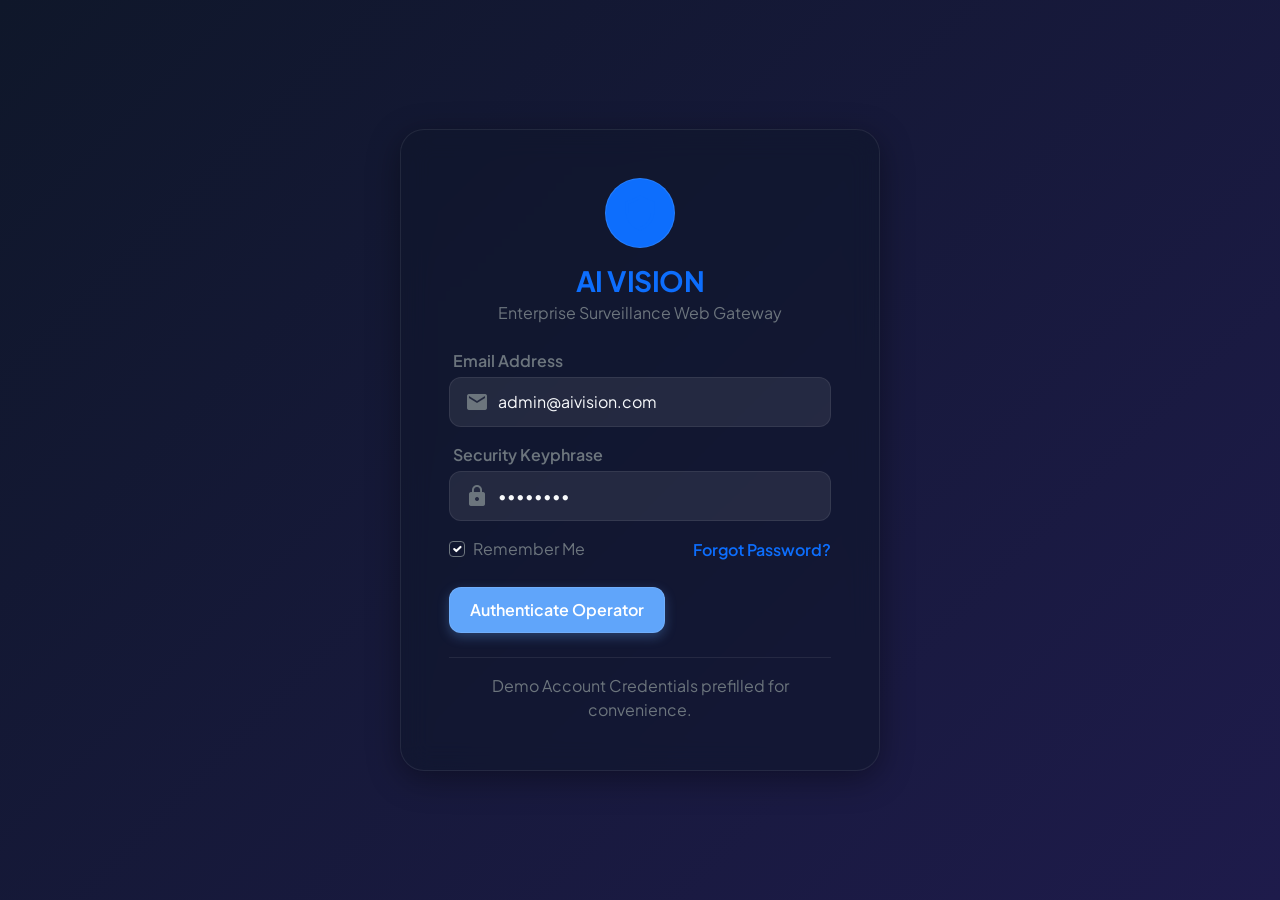
<file: public/web/unknown_faces.html>
<!DOCTYPE html>
<html lang="en" data-theme="dark">
<head>
  <meta charset="UTF-8">
  <meta name="viewport" content="width=device-width, initial-scale=1.0">
  <title>AI Vision - Unknown Faces Alert Center</title>
  <!-- Bootstrap 5 CSS -->
  <link href="https://cdn.jsdelivr.net/npm/bootstrap@5.3.2/dist/css/bootstrap.min.css" rel="stylesheet">
  <!-- Material Icons -->
  <link href="https://fonts.googleapis.com/icon?family=Material+Icons" rel="stylesheet">
  <!-- Google Fonts -->
  <link href="https://fonts.googleapis.com/css2?family=Plus+Jakarta+Sans:wght@400;500;600;700&display=swap" rel="stylesheet">
  <!-- Custom Glassmorphic CSS -->
  <link rel="stylesheet" href="style.css">
</head>
<body>

  <!-- Sidebar Mount -->
  <div id="sidebar-container"></div>

  <!-- Layout Wrapper -->
  <div class="layout-wrapper">
    <!-- Topbar Mount -->
    <div id="topbar-container"></div>

    <!-- Main Content -->
    <main class="main-content container-fluid animate-fade">
      
      <!-- Page actions header -->
      <div class="mb-4">
        <h5 class="text-primary fw-bold m-0">Unknown Face Alerts</h5>
        <p class="text-secondary text-xs m-0">Unregistered individuals intercepted on system boundary vectors. Upgrade them to known keys to authorized database access.</p>
      </div>

      <!-- Cards Grid -->
      <div class="row g-4" id="unknown-grid">
        <!-- Rendered dynamically -->
        <div class="col-12 text-center py-5">
          <div class="spinner-border text-primary" role="status"></div>
          <p class="text-secondary text-xs mt-2">Correlating facial alert feeds...</p>
        </div>
      </div>

    </main>

    <!-- Upgrade / Registration Modal -->
    <div class="modal fade" id="upgradeFaceModal" tabindex="-1" aria-hidden="true">
      <div class="modal-dialog modal-dialog-centered">
        <div class="modal-content glass-card p-3" style="border-radius: 16px;">
          <div class="modal-header border-0 pb-0">
            <h5 class="modal-title text-primary fw-bold">Upgrade Biometric Key</h5>
            <button type="button" class="btn-close btn-close-white" data-bs-dismiss="modal" aria-label="Close"></button>
          </div>
          <div class="modal-body">
            <form id="upgrade-face-form" onsubmit="handleUpgradeFace(event)">
              <input type="hidden" id="upgrade-tracking-id">
              
              <div class="mb-3">
                <label class="text-secondary text-xs fw-semibold mb-1">Assigned Name</label>
                <input type="text" class="form-control form-control-glass text-xs" id="upgrade-name" required placeholder="Marcus Brody">
              </div>

              <div class="row g-2 mb-3">
                <div class="col-6">
                  <label class="text-secondary text-xs fw-semibold mb-1">Gender Class</label>
                  <input type="text" class="form-control form-control-glass text-xs" id="upgrade-gender" readonly>
                </div>
                <div class="col-6">
                  <label class="text-secondary text-xs fw-semibold mb-1">Estimated Age</label>
                  <input type="number" class="form-control form-control-glass text-xs" id="upgrade-age" readonly>
                </div>
              </div>

              <div class="mb-3">
                <label class="text-secondary text-xs fw-semibold mb-1">Security Status Note</label>
                <textarea class="form-control form-control-glass text-xs" id="upgrade-notes" rows="2">Upgraded loitering tracking sequence.</textarea>
              </div>

              <div class="d-grid mt-4">
                <button type="submit" class="btn btn-glass-primary py-2 text-xs">Verify & Authorize Key</button>
              </div>
            </form>
          </div>
        </div>
      </div>
    </div>

    <!-- Footer Mount -->
    <div id="footer-container"></div>
  </div>

  <!-- Scripts -->
  <script src="https://cdn.jsdelivr.net/npm/bootstrap@5.3.2/dist/js/bootstrap.bundle.min.js"></script>
  <script src="layout.js"></script>
  <script>
    let unknownLogs = [];

    document.addEventListener("DOMContentLoaded", () => {
      fetchUnknowns();
    });

    async function fetchUnknowns() {
      try {
        const res = await fetch("/api/detections");
        const data = await res.json();
        if (data.status === "success") {
          // Filter logs that are 'unknown'
          unknownLogs = data.data.filter(log => log.type === "unknown");
          renderUnknowns();
        }
      } catch (e) {
        console.warn("Express endpoint offline. Loading fallback unknown face logs.", e);
        unknownLogs = [
          { id: "DET-1023", className: "person", confidence: 0.89, personName: "Unknown", gender: "Male", age: 26, mood: "Serious", trackingId: "TRK-0082", cameraId: "Backyard Loading Dock", timestamp: new Date(Date.now() - 3600000).toISOString(), note: "Unregistered human loitering detected near core node." }
        ];
        renderUnknowns();
      }
    }

    function renderUnknowns() {
      const grid = document.getElementById("unknown-grid");
      if (!grid) return;

      if (unknownLogs.length === 0) {
        grid.innerHTML = `
          <div class="col-12 text-center py-5">
            <i class="material-icons text-secondary mb-3" style="font-size: 60px; opacity: 0.2;">fingerprint</i>
            <h6 class="text-secondary">Boundary Security is Cleared</h6>
            <p class="text-secondary text-xs">No unregistered or unknown facial alerts logged on the system.</p>
          </div>
        `;
        return;
      }

      grid.innerHTML = unknownLogs.map(log => {
        const dateObj = new Date(log.timestamp);
        const dateStr = dateObj.toLocaleDateString();
        const timeStr = dateObj.toLocaleTimeString([], { hour: '2-digit', minute: '2-digit' });
        const confPct = Math.round(log.confidence * 100) + "%";
        const thumbUrl = log.photoUrl || `https://api.dicebear.com/7.x/identicon/svg?seed=${log.id}`;

        return `
          <div class="col-12 col-sm-6 col-md-4 col-xl-3 face-card animate-fade">
            <div class="glass-card p-3 text-center border-danger border-opacity-20" style="border-width: 1px;">
              
              <!-- Subject Avatar/Photo -->
              <div class="position-relative d-inline-block mb-3">
                <img src="${thumbUrl}" alt="Unknown" class="rounded-circle border border-danger p-1 bg-dark bg-opacity-20" style="width: 80px; height: 80px; object-fit: cover;">
                <span class="position-absolute bottom-0 end-0 badge bg-danger p-1 d-flex align-items-center rounded-circle border border-dark" title="Unrecognized Identity Alert">
                  <i class="material-icons m-0" style="font-size: 11px;">warning</i>
                </span>
              </div>

              <!-- Content details -->
              <h6 class="text-danger fw-bold mb-1 font-mono">${log.trackingId}</h6>
              <p class="text-secondary text-xs m-0">Est: ${log.age || 25} yrs | Emotion: ${log.mood || 'Alert'}</p>
              
              <div class="my-3 py-2 px-3 bg-dark bg-opacity-25 rounded-3 text-start text-xs text-secondary" style="min-height: 72px; border: 1px solid var(--glass-border);">
                <strong>Conf:</strong> <span class="text-danger fw-bold">${confPct}</span><br>
                <strong>Camera:</strong> ${log.cameraId}<br>
                <strong>Time:</strong> ${dateStr} ${timeStr}
              </div>

              <!-- Controls -->
              <div class="d-flex justify-content-between gap-1.5">
                <button class="btn btn-glass btn-sm text-xs py-1.5 flex-grow-1" onclick="viewUnknown('${log.id}')">View</button>
                <button class="btn btn-glass-primary btn-sm text-xs py-1.5 flex-grow-1" onclick="openUpgradeModal('${log.trackingId}', '${log.gender}', '${log.age || 25}')">Register</button>
                <button class="btn btn-glass btn-sm text-xs py-1.5 text-danger" onclick="deleteAlert('${log.id}')"><i class="material-icons m-0 text-danger" style="font-size: 15px;">delete</i></button>
              </div>

            </div>
          </div>
        `;
      }).join("");
    }

    function openUpgradeModal(trackingId, gender, age) {
      document.getElementById("upgrade-tracking-id").value = trackingId;
      document.getElementById("upgrade-gender").value = gender;
      document.getElementById("upgrade-age").value = age;
      
      const modalEl = document.getElementById('upgradeFaceModal');
      const modalInstance = new bootstrap.Modal(modalEl);
      modalInstance.show();
    }

    async function handleUpgradeFace(e) {
      e.preventDefault();
      const name = document.getElementById("upgrade-name").value;
      const gender = document.getElementById("upgrade-gender").value;
      const age = document.getElementById("upgrade-age").value;
      const notes = document.getElementById("upgrade-notes").value;
      const trackingId = document.getElementById("upgrade-tracking-id").value;

      try {
        const res = await fetch("/api/faces/register", {
          method: "POST",
          headers: { "Content-Type": "application/json" },
          body: JSON.stringify({ name, gender, age, moodTrend: notes })
        });
        const data = await res.json();
        if (data.status === "success") {
          triggerNotification(`Subject ${name} has been upgraded & authorized.`, "success");
          
          // Remove from local unknown view
          unknownLogs = unknownLogs.filter(log => log.trackingId !== trackingId);
          renderUnknowns();
          
          // Hide modal
          const modalEl = document.getElementById('upgradeFaceModal');
          const modalInstance = bootstrap.Modal.getInstance(modalEl);
          modalInstance.hide();
          document.getElementById("upgrade-face-form").reset();
        }
      } catch (err) {
        // Mocking behavior
        unknownLogs = unknownLogs.filter(log => log.trackingId !== trackingId);
        renderUnknowns();
        
        // Hide modal
        const modalEl = document.getElementById('upgradeFaceModal');
        const modalInstance = bootstrap.Modal.getInstance(modalEl);
        modalInstance.hide();
        document.getElementById("upgrade-face-form").reset();
        
        triggerNotification(`Upgrade simulated successfully for ${name}.`, "success");
      }
    }

    function deleteAlert(id) {
      if (!confirm("Remove this unrecognized alert from logs?")) return;
      unknownLogs = unknownLogs.filter(log => log.id !== id);
      renderUnknowns();
      triggerNotification("Alert reference cleared.", "success");
    }

    function viewUnknown(id) {
      const log = unknownLogs.find(l => l.id === id);
      if (log) {
        alert(`Unknown Face Telemetry:\nTracking: ${log.trackingId}\nConfidence: ${Math.round(log.confidence*100)}%\nLocation: ${log.cameraId}\nTime: ${new Date(log.timestamp).toLocaleString()}`);
      }
    }
  </script>
</body>
</html>
</file>
<file: public/web/style.css>
/* Premium Glassmorphism & Material Design 3 Stylesheet for AI Vision Web Dashboard */

:root {
  /* Light Mode Variables */
  --bg-gradient: linear-gradient(135deg, #f5f7fa 0%, #c3cfe2 100%);
  --glass-bg: rgba(255, 255, 255, 0.45);
  --glass-border: rgba(255, 255, 255, 0.4);
  --text-primary: #1e293b;
  --text-secondary: #64748b;
  --accent-color: #3b82f6; /* Modern Blue */
  --accent-rgb: 59, 130, 246;
  --success-color: #10b981;
  --warning-color: #f59e0b;
  --danger-color: #ef4444;
  --info-color: #06b6d4;
  --card-shadow: 0 8px 32px 0 rgba(31, 38, 135, 0.08);
  --sidebar-width: 260px;
  --font-family: 'Plus Jakarta Sans', 'Inter', system-ui, sans-serif;
  --blur-amount: 14px;
}

[data-theme="dark"] {
  /* Dark Mode Variables */
  --bg-gradient: linear-gradient(135deg, #0f172a 0%, #1e1b4b 100%);
  --glass-bg: rgba(15, 23, 42, 0.55);
  --glass-border: rgba(255, 255, 255, 0.08);
  --text-primary: #f8fafc;
  --text-secondary: #94a3b8;
  --accent-color: #60a5fa;
  --accent-rgb: 96, 165, 250;
  --success-color: #34d399;
  --warning-color: #fbbf24;
  --danger-color: #f87171;
  --info-color: #22d3ee;
  --card-shadow: 0 8px 32px 0 rgba(0, 0, 0, 0.37);
}

/* Reset and Global Styles */
* {
  box-sizing: border-box;
  margin: 0;
  padding: 0;
  transition: background-color 0.3s ease, border-color 0.3s ease;
}

body {
  font-family: var(--font-family);
  background: var(--bg-gradient);
  background-attachment: fixed;
  color: var(--text-primary);
  min-height: 100vh;
  overflow-x: hidden;
}

/* Animations */
@keyframes fadeIn {
  from { opacity: 0; transform: translateY(10px); }
  to { opacity: 1; transform: translateY(0); }
}

@keyframes slideInLeft {
  from { transform: translateX(-100%); }
  to { transform: translateX(0); }
}

@keyframes pulseBorder {
  0% { box-shadow: 0 0 0 0 rgba(var(--accent-rgb), 0.4); }
  70% { box-shadow: 0 0 0 10px rgba(var(--accent-rgb), 0); }
  100% { box-shadow: 0 0 0 0 rgba(var(--accent-rgb), 0); }
}

.animate-fade {
  animation: fadeIn 0.4s cubic-bezier(0.16, 1, 0.3, 1) forwards;
}

/* Glassmorphism Card styling */
.glass-card {
  background: var(--glass-bg);
  backdrop-filter: blur(var(--blur-amount));
  -webkit-backdrop-filter: blur(var(--blur-amount));
  border: 1px solid var(--glass-border);
  border-radius: 16px;
  box-shadow: var(--card-shadow);
  transition: transform 0.3s cubic-bezier(0.16, 1, 0.3, 1), box-shadow 0.3s ease;
}

.glass-card:hover {
  transform: translateY(-2px);
  box-shadow: var(--card-shadow), 0 12px 24px -10px rgba(var(--accent-rgb), 0.15);
}

/* Buttons and Form elements */
.btn-glass {
  background: rgba(var(--accent-rgb), 0.15);
  border: 1px solid rgba(var(--accent-rgb), 0.25);
  color: var(--text-primary);
  backdrop-filter: blur(4px);
  border-radius: 12px;
  padding: 10px 20px;
  font-weight: 500;
  transition: all 0.2s ease;
}

.btn-glass:hover {
  background: rgba(var(--accent-rgb), 0.25);
  color: var(--text-primary);
  transform: scale(1.02);
}

.btn-glass-primary {
  background: var(--accent-color);
  border: 1px solid rgba(255, 255, 255, 0.1);
  color: #ffffff !important;
  border-radius: 12px;
  padding: 10px 20px;
  font-weight: 600;
  transition: all 0.2s ease;
  box-shadow: 0 4px 12px rgba(var(--accent-rgb), 0.3);
}

.btn-glass-primary:hover {
  background: rgba(var(--accent-rgb), 0.85);
  box-shadow: 0 6px 16px rgba(var(--accent-rgb), 0.4);
  transform: translateY(-1px);
}

.form-control-glass {
  background: rgba(255, 255, 255, 0.08);
  border: 1px solid var(--glass-border);
  border-radius: 12px;
  color: var(--text-primary);
  padding: 12px 16px;
  transition: all 0.2s ease;
}

.form-control-glass:focus {
  background: rgba(255, 255, 255, 0.12);
  border-color: var(--accent-color);
  box-shadow: 0 0 0 3px rgba(var(--accent-rgb), 0.25);
  color: var(--text-primary);
  outline: none;
}

/* Sidebar Styling */
.sidebar {
  width: var(--sidebar-width);
  height: 100vh;
  position: fixed;
  top: 0;
  left: 0;
  z-index: 1000;
  background: var(--glass-bg);
  backdrop-filter: blur(var(--blur-amount));
  -webkit-backdrop-filter: blur(var(--blur-amount));
  border-right: 1px solid var(--glass-border);
  transition: transform 0.3s cubic-bezier(0.16, 1, 0.3, 1);
  overflow-y: auto;
}

.sidebar-brand {
  padding: 24px 20px;
  display: flex;
  align-items: center;
  gap: 12px;
  border-bottom: 1px solid var(--glass-border);
}

.sidebar-menu {
  list-style: none;
  padding: 16px 12px;
}

.sidebar-item {
  margin-bottom: 6px;
}

.sidebar-link {
  display: flex;
  align-items: center;
  gap: 14px;
  padding: 12px 16px;
  color: var(--text-secondary);
  text-decoration: none;
  border-radius: 12px;
  font-weight: 500;
  transition: all 0.2s ease;
}

.sidebar-link i {
  font-size: 20px;
}

.sidebar-link:hover, .sidebar-link.active {
  color: var(--text-primary);
  background: rgba(var(--accent-rgb), 0.12);
  transform: translateX(4px);
}

.sidebar-link.active {
  background: var(--accent-color);
  color: #ffffff;
  box-shadow: 0 4px 15px rgba(var(--accent-rgb), 0.25);
}

/* Layout Wrapper */
.layout-wrapper {
  margin-left: var(--sidebar-width);
  min-height: 100vh;
  display: flex;
  flex-direction: column;
}

/* Top bar styling */
.topbar {
  height: 70px;
  background: var(--glass-bg);
  backdrop-filter: blur(var(--blur-amount));
  -webkit-backdrop-filter: blur(var(--blur-amount));
  border-bottom: 1px solid var(--glass-border);
  padding: 0 24px;
  display: flex;
  align-items: center;
  justify-content: space-between;
  position: sticky;
  top: 0;
  z-index: 999;
}

.main-content {
  padding: 24px;
  flex-grow: 1;
}

/* Status Indicators */
.status-badge {
  display: inline-flex;
  align-items: center;
  gap: 6px;
  padding: 6px 12px;
  border-radius: 20px;
  font-size: 0.8rem;
  font-weight: 600;
  border: 1px solid rgba(255, 255, 255, 0.1);
}

.status-online {
  background: rgba(16, 185, 129, 0.15);
  color: var(--success-color);
  border-color: rgba(16, 185, 129, 0.2);
}

.status-offline {
  background: rgba(239, 68, 68, 0.15);
  color: var(--danger-color);
  border-color: rgba(239, 68, 68, 0.2);
}

.status-warning {
  background: rgba(245, 158, 11, 0.15);
  color: var(--warning-color);
  border-color: rgba(245, 158, 11, 0.2);
}

.status-ai {
  background: rgba(6, 182, 212, 0.15);
  color: var(--info-color);
  border-color: rgba(6, 182, 212, 0.2);
}

/* Custom Table Design */
.table-glass {
  width: 100%;
  border-collapse: separate;
  border-spacing: 0 8px;
}

.table-glass th {
  color: var(--text-secondary);
  font-weight: 600;
  padding: 12px 16px;
  border-bottom: 1px solid var(--glass-border);
}

.table-glass tr {
  box-shadow: 0 2px 8px rgba(0, 0, 0, 0.02);
}

.table-glass td {
  background: var(--glass-bg);
  backdrop-filter: blur(4px);
  padding: 14px 16px;
  border-top: 1px solid var(--glass-border);
  border-bottom: 1px solid var(--glass-border);
}

.table-glass td:first-child {
  border-left: 1px solid var(--glass-border);
  border-top-left-radius: 12px;
  border-bottom-left-radius: 12px;
}

.table-glass td:last-child {
  border-right: 1px solid var(--glass-border);
  border-top-right-radius: 12px;
  border-bottom-right-radius: 12px;
}

/* Grid Images */
.gallery-grid {
  display: grid;
  grid-template-columns: repeat(auto-fill, minmax(220px, 1fr));
  gap: 20px;
}

.gallery-item {
  position: relative;
  overflow: hidden;
  border-radius: 16px;
}

.gallery-image {
  width: 100%;
  height: 180px;
  object-fit: cover;
  transition: transform 0.5s ease;
}

.gallery-item:hover .gallery-image {
  transform: scale(1.1);
}

.gallery-overlay {
  position: absolute;
  top: 0;
  left: 0;
  width: 100%;
  height: 100%;
  background: rgba(15, 23, 42, 0.7);
  opacity: 0;
  transition: opacity 0.3s ease;
  display: flex;
  flex-direction: column;
  justify-content: flex-end;
  padding: 16px;
  color: #fff;
}

.gallery-item:hover .gallery-overlay {
  opacity: 1;
}

/* Bounding box styles */
.bounding-box-container {
  position: relative;
  width: 100%;
}

.bounding-box {
  position: absolute;
  border: 3px solid #ef4444;
  border-radius: 4px;
  background: rgba(239, 68, 68, 0.15);
  color: #fff;
  font-weight: 700;
  font-size: 11px;
  padding: 2px 6px;
  pointer-events: none;
}

/* Glass Loading Skeleton */
.skeleton-loader {
  background: linear-gradient(90deg, rgba(255,255,255,0.06) 25%, rgba(255,255,255,0.15) 50%, rgba(255,255,255,0.06) 75%);
  background-size: 200% 100%;
  animation: loadingShimmer 1.5s infinite;
  border-radius: 8px;
}

@keyframes loadingShimmer {
  0% { background-position: 200% 0; }
  100% { background-position: -200% 0; }
}

/* Responsive adjustments */
@media (max-width: 991px) {
  .sidebar {
    transform: translateX(-100%);
  }
  .sidebar.show {
    transform: translateX(0);
  }
  .layout-wrapper {
    margin-left: 0;
  }
  .sidebar-toggle-btn {
    display: block !important;
  }
}

/* Material Typography pairing */
h1, h2, h3, h4, h5 {
  font-weight: 700;
  letter-spacing: -0.02em;
}

/* Fullscreen zoom preview modal */
.fullscreen-preview {
  position: fixed;
  top: 0;
  left: 0;
  width: 100vw;
  height: 100vh;
  background: rgba(15, 23, 42, 0.95);
  backdrop-filter: blur(10px);
  z-index: 2000;
  display: flex;
  align-items: center;
  justify-content: center;
  opacity: 0;
  pointer-events: none;
  transition: opacity 0.3s ease;
}

.fullscreen-preview.show {
  opacity: 1;
  pointer-events: all;
}

.fullscreen-image {
  max-width: 90%;
  max-height: 85%;
  border-radius: 12px;
  box-shadow: 0 10px 40px rgba(0,0,0,0.5);
  transform: scale(0.9);
  transition: transform 0.3s cubic-bezier(0.16, 1, 0.3, 1);
}

.fullscreen-preview.show .fullscreen-image {
  transform: scale(1);
}

.close-preview-btn {
  position: absolute;
  top: 24px;
  right: 24px;
  background: rgba(255,255,255,0.1);
  border: none;
  border-radius: 50%;
  width: 48px;
  height: 48px;
  display: flex;
  align-items: center;
  justify-content: center;
  color: #fff;
  cursor: pointer;
  font-size: 24px;
  transition: background 0.2s;
}

.close-preview-btn:hover {
  background: rgba(255,255,255,0.2);
}
</file>
